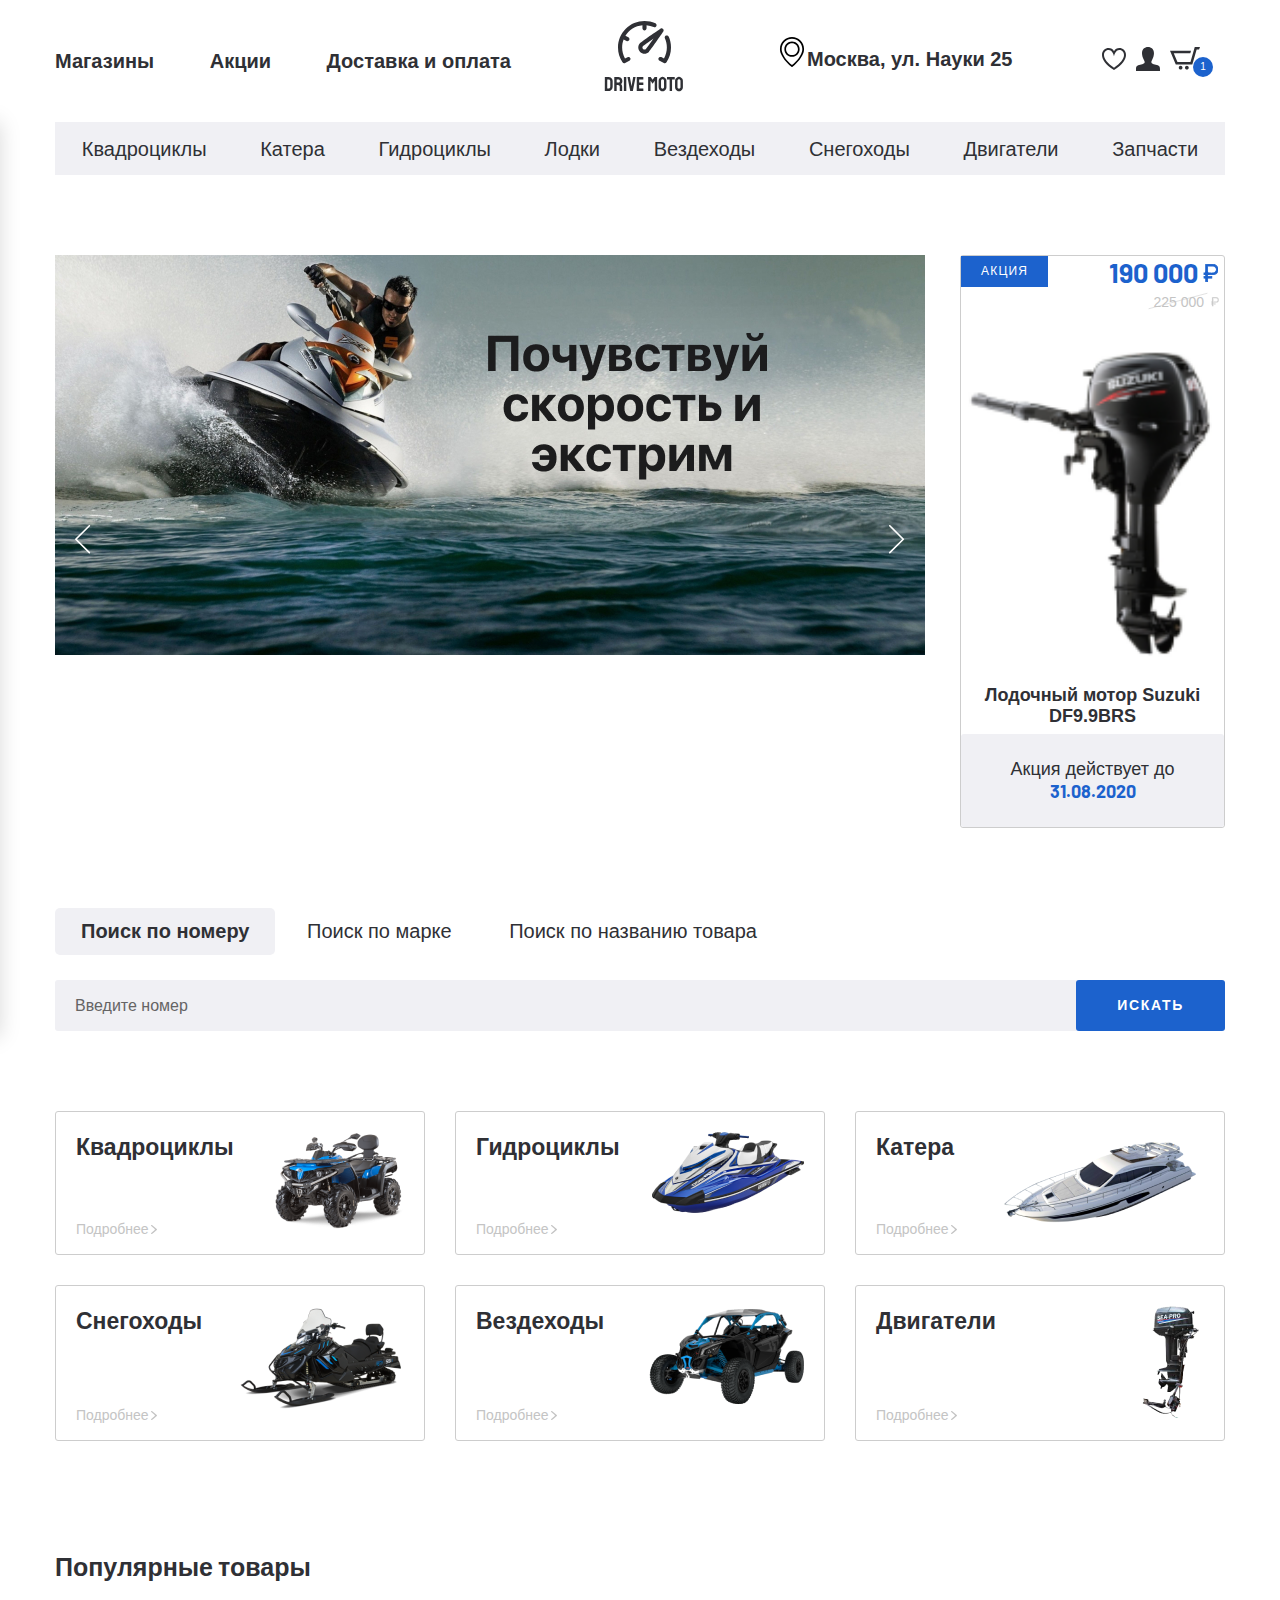
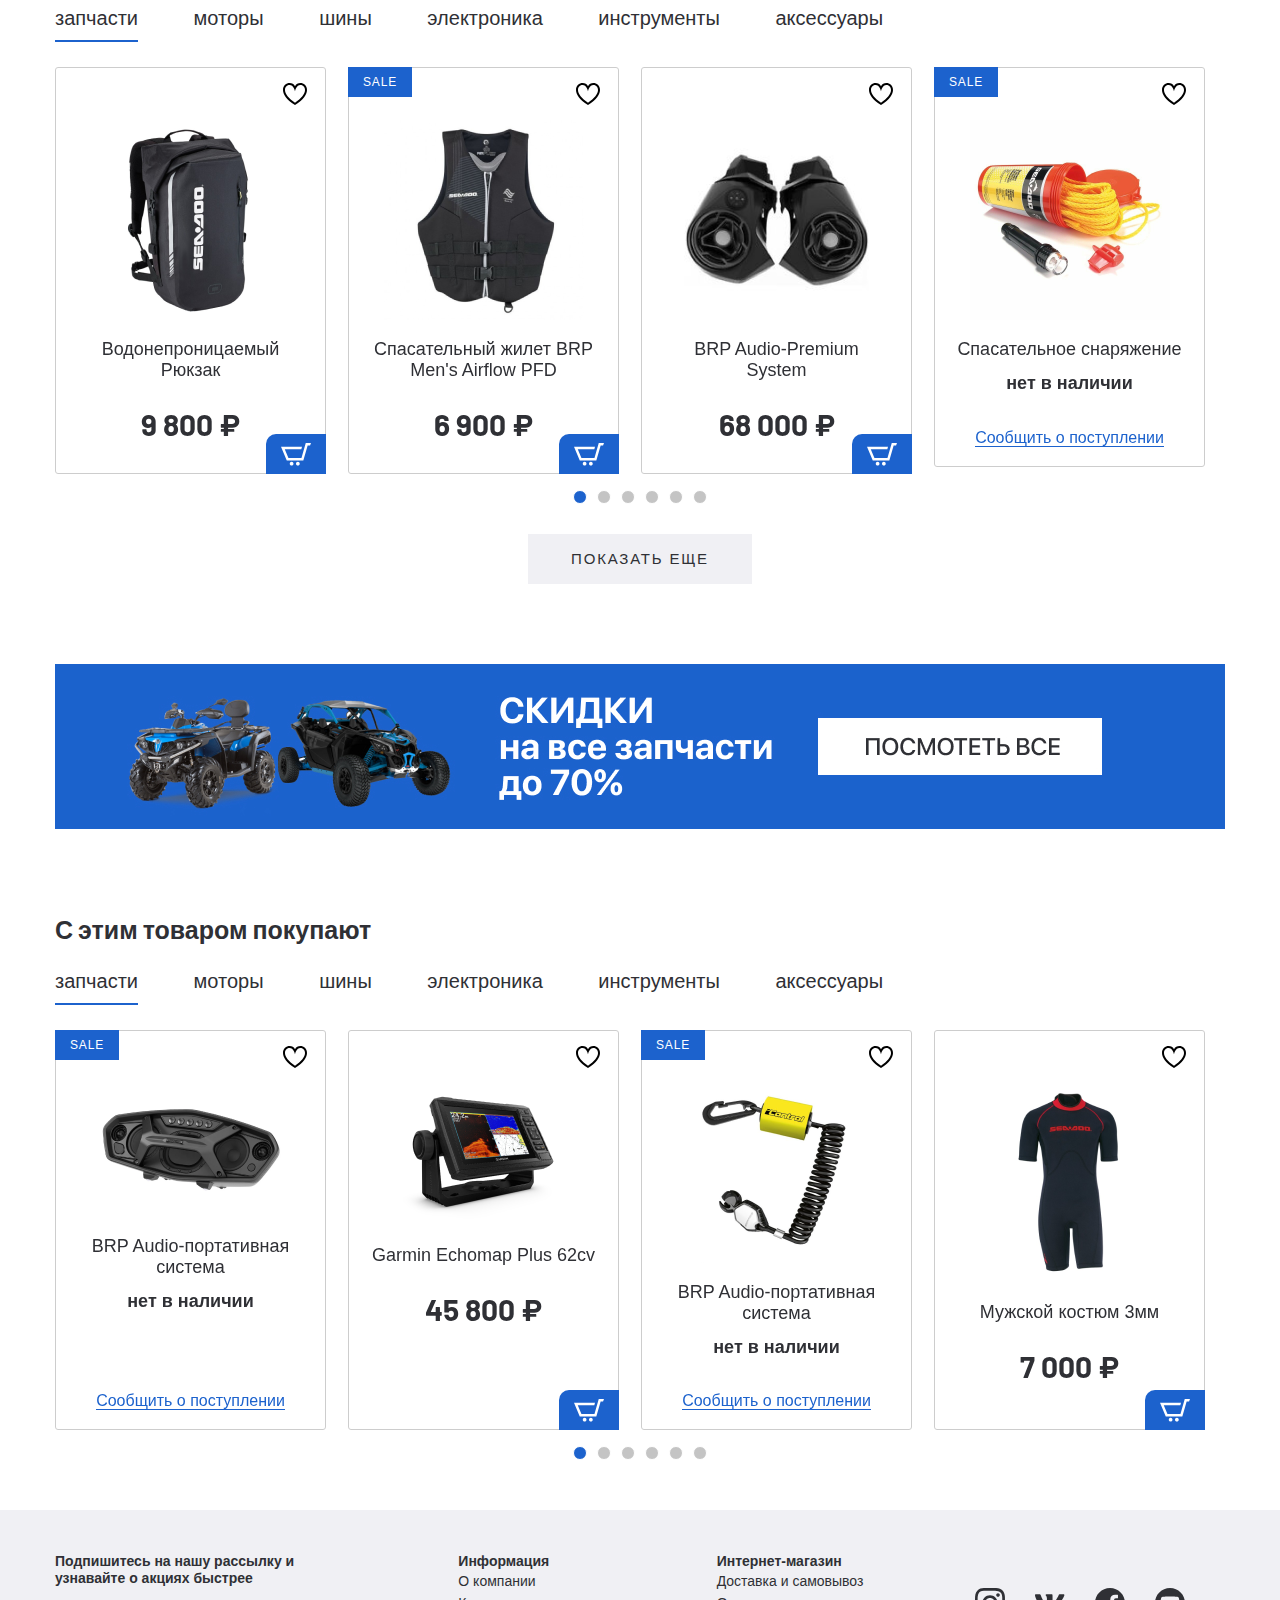
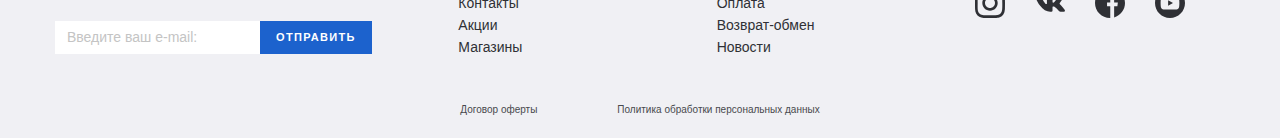
<file: index.html>
<!DOCTYPE html>
<html lang="ru">

<head>
  <meta charset="UTF-8">
  <meta name="viewport" content="width=device-width, initial-scale=1.0">
  <meta http-equiv="X-UA-Compatible" content="ie=edge">
  <title>Document</title>
  <link href="https://fonts.googleapis.com/css2?family=Barlow:wght@300;400;500;600;700&display=swap" rel="stylesheet">
  <link rel="stylesheet" href="css/normalize.css">
  <link rel="stylesheet" href="css/slick.css">
  <link rel="stylesheet" href="css/fonts.css">
  <link rel="stylesheet" href="css/ion.rangeSlider.min.css">
  <link rel="stylesheet" href="css/jquery.formstyler.css">
  <link rel="stylesheet" href="css/jquery.formstyler.theme.css">
  <link rel="stylesheet" href="css/jquery.rateyo.min.css">
  <link rel="stylesheet" href="css/style.css">
  <link rel="stylesheet" href="css/media.css">

</head>

<body>

  <header class="header">
    <div class="header__top">
      <div class="container">
        <div class="header__top-inner">
          <nav class="menu">
            <button class="menu__btn">
              <div class="menu__btn-line"></div>
              <div class="menu__btn-line"></div>
              <div class="menu__btn-line"></div>
            </button>
            <ul class="menu__list">
              <li class="menu__item">
                <a href="#" class="menu__link">
                  Магазины
                </a>
              </li>
              <li class="menu__item">
                <a href="#" class="menu__link">
                  Акции
                </a>
              </li>
              <li class="menu__item">
                <a href="#" class="menu__link">
                  Доставка и оплата
                </a>
              </li>
            </ul>
          </nav>
          <a class="logo" href="#">
            <img class="logo__img" src="images/logo.svg">
          </a>
          <div class="header__box">
            <p class="header__address">
              Москва, ул. Науки 25
            </p>
            <ul class="user-list">
              <li class="user-list__item">
                <a class="user-list__link" href="#">
                  <img src="images/heart.svg" alt="">
                </a>
              </li>
              <li class="user-list__item">
                <a class="user-list__link" href="#">
                  <img src="images/user.svg" alt="">
                </a>
              </li>
              <li class="user-list__item">
                <a class="user-list__link basket" href="#">
                  <img src="images/basket.svg" alt="">
                  <p class="basket__num">1</p>
                </a>
              </li>
            </ul>
          </div>
        </div>
      </div>
    </div>

    <ul class="menu-mobile__list">
      <li class="menu-mobile__item">
        <a class="menu-mobile__link" href="#">
          <img class="menu-mobile__img" src="images/user.svg" alt="">
          <p>Войти</p>
        </a>
      </li>
      <li class="menu-mobile__item">
        <a class="menu-mobile__link" href="#">
          <img class="menu-mobile__img" src="images/user.svg" alt="">
          <p>Регистрация</p>
        </a>
      </li>
      <li class="menu-mobile__item">
        <a class="menu-mobile__link" href="#">
          <img class="menu-mobile__img" src="images/heart.svg" alt="">
          <p>Избранное</p>
        </a>
      </li>
      <li class="menu-mobile__item">
        <a class="menu-mobile__link" href="#">
          <img class="menu-mobile__img" src="images/basket.svg" alt="">
          <p>Корзина</p>
        </a>
      </li>
      <li class="menu-mobile__item">
        <a class="menu-mobile__link" href="#">
          <img class="menu-mobile__img" src="images/shop.svg" alt="">
          <p>Магазины</p>
        </a>
      </li>
      <li class="menu-mobile__item">
        <a class="menu-mobile__link" href="#">
          <img class="menu-mobile__img" src="images/prosent.svg" alt="">
          <p>Акции</p>
        </a>
      </li>
      <li class="menu-mobile__item">
        <a class="menu-mobile__link" href="#">
          <img class="menu-mobile__img" src="images/box.svg" alt="">
          <p>Доставка и оплата</p>
        </a>
      </li>
      <li class="menu-mobile__item">
        <a class="menu-mobile__link" href="#">
          <p>Квадроциклы</p>
        </a>
      </li>
      <li class="menu-mobile__item">
        <a class="menu-mobile__link" href="#">
          <p>Катера</p>
        </a>
      </li>
      <li class="menu-mobile__item">
        <a class="menu-mobile__link" href="catalog.html">
          <p>Гидроциклы</p>
        </a>
      </li>
      <li class="menu-mobile__item">
        <a class="menu-mobile__link" href="#">
          <p>Лодки</p>
        </a>
      </li>
      <li class="menu-mobile__item">
        <a class="menu-mobile__link" href="#">
          <p>Вездеходы</p>
        </a>
      </li>
      <li class="menu-mobile__item">
        <a class="menu-mobile__link" href="#">
          <p>Снегоходы</p>
        </a>
      </li>
      <li class="menu-mobile__item">
        <a class="menu-mobile__link" href="#">
          <p>Двигатели</p>
        </a>
      </li>
      <li class="menu-mobile__item">
        <a class="menu-mobile__link" href="#">
          <p>Запчасти</p>
        </a>
      </li>
    </ul>

    <div class="menu__mobile-linewrapper">
      <ul class="menu__mobile-line">
        <li class="menu__item">
          <a class="menu__link" href="#">
            <p>Магазины</p>
          </a>
        </li>
        <li class="menu__item">
          <a class="menu__link" href="#">
            <p>Акции</p>
          </a>
        </li>
        <li class="menu__item">
          <a class="menu__link" href="#">
            <p>Доставка и оплата</p>
          </a>
        </li>
      </ul>
    </div>

    <div class="header__bottom">
      <div class="container">
        <ul class="menu-categories">
          <li class="menu-categories__item">
            <a href="#" class="menu-categories__link">
              Квадроциклы
            </a>
          </li>
          <li class="menu-categories__item">
            <a href="#" class="menu-categories__link">
              Катера
            </a>
          </li>
          <li class="menu-categories__item">
            <a href="catalog.html" class="menu-categories__link">
              Гидроциклы
            </a>
          </li>
          <li class="menu-categories__item">
            <a href="#" class="menu-categories__link">
              Лодки
            </a>
          </li>
          <li class="menu-categories__item">
            <a href="#" class="menu-categories__link">
              Вездеходы
            </a>
          </li>
          <li class="menu-categories__item">
            <a href="#" class="menu-categories__link">
              Снегоходы
            </a>
          </li>
          <li class="menu-categories__item">
            <a href="#" class="menu-categories__link">
              Двигатели
            </a>
          </li>
          <li class="menu-categories__item">
            <a href="#" class="menu-categories__link">
              Запчасти
            </a>
          </li>
        </ul>
      </div>
    </div>

  </header>



  <section class="banner-section page-section">
    <div class="container">
      <div class="banner-section__inner">
        <div class="banner-section__slider">
          <a class="banner-section__slider-item" href="#">
            <img class="banner-section__slider-img" src="images/banner-slider.jpg" alt="">
          </a>
          <a class="banner-section__slider-item" href="#">
            <img class="banner-section__slider-img" src="images/banner-slider.jpg" alt="">
          </a>
          <a class="banner-section__slider-item" href="#">
            <img class="banner-section__slider-img" src="images/banner-slider.jpg" alt="">
          </a>
          <a class="banner-section__slider-item" href="#">
            <img class="banner-section__slider-img" src="images/banner-slider.jpg" alt="">
          </a>
          <a class="banner-section__slider-item" href="#">
            <img class="banner-section__slider-img" src="images/banner-slider.jpg" alt="">
          </a>
          <a class="banner-section__slider-item" href="#">
            <img class="banner-section__slider-img" src="images/banner-slider.jpg" alt="">
          </a>
        </div>
        <a class="banner-section__item sale-item">
          <div class="sale-item-top">
            <div class="sale-item__info">
              акция
            </div>
            <div class="sale-item__price">
              <div class="price sale-item__price-new">190 000</div>
              <div class="sale sale-item__price-old">225 000</div>
            </div>
          </div>
          <img src="images/content/sale-1.png" alt="" class="sale-item__img">
          <h5 class=sale-item__title>Лодочный мотор
            Suzuki DF9.9BRS</h5>
          <div class="sale-item__footer">
            Акция действует до
            <span>31.08.2020</span>
          </div>
        </a>
      </div>
    </div>
  </section>



  <div class="search page-section">
    <div class="container">
      <div class="search__inner">
        <div class="search__tabs tabs-wrapper">
          <div class="mobile-overflow">
            <a class="tab search__tabs-item tab--active" href="#tab-1">Поиск по номеру</a>
            <a class="tab search__tabs-item" href="#tab-2">Поиск по марке</a>
            <a class="tab search__tabs-item" href="#tab-3">Поиск по названию товара</a>
          </div>
        </div>
        <div class="search__content">
          <div id="tab-1" class="tabs-content search__content-item tabs-content--active">
            <form class="search__content-form">
              <input class="search__content-input" type="text" placeholder="Введите номер">
              <button class="search__content-btn" type="submit">искать</button>
            </form>
          </div>
          <div id="tab-2" class="tabs-content search__content-item">
            <form class="search__content-form">
              <input class="search__content-input" type="text" placeholder="Введите марку">
              <button class="search__content-btn" type="submit">искать</button>
            </form>
          </div>
          <div id="tab-3" class="tabs-content search__content-item">
            <form class="search__content-form">
              <input class="search__content-input" type="text" placeholder="Введите название товара">
              <button class="search__content-btn" type="submit">искать</button>
            </form>
          </div>
        </div>
      </div>
    </div>
  </div>



  <section class="categories page-section">
    <div class="container">
      <div class="categories__inner">
        <a class="categories__item" href="#">
          <div class="categories__item-info">
            <h4 class="categories__item-title">Квадроциклы</h4>
            <p class="categories__item-text">Подробнее</p>
          </div>
          <div class="categories__item-img">
            <img src="images/categories-1.png" alt="">
          </div>
        </a>
        <a class="categories__item" href="#">
          <div class="categories__item-info">
            <h4 class="categories__item-title">Гидроциклы</h4>
            <p class="categories__item-text">Подробнее</p>
          </div>
          <div class="categories__item-img">
            <img src="images/categories-2.png" alt="">
          </div>
        </a>
        <a class="categories__item" href="#">
          <div class="categories__item-info">
            <h4 class="categories__item-title">Катера</h4>
            <p class="categories__item-text">Подробнее</p>
          </div>
          <div class="categories__item-img">
            <img src="images/categories-3.png" alt="">
          </div>
        </a>
        <a class="categories__item" href="#">
          <div class="categories__item-info">
            <h4 class="categories__item-title">Снегоходы</h4>
            <p class="categories__item-text">Подробнее</p>
          </div>
          <div class="categories__item-img">
            <img src="images/categories-4.png" alt="">
          </div>
        </a>
        <a class="categories__item" href="#">
          <div class="categories__item-info">
            <h4 class="categories__item-title">Вездеходы</h4>
            <p class="categories__item-text">Подробнее</p>
          </div>
          <div class="categories__item-img">
            <img src="images/categories-5.png" alt="">
          </div>
        </a>
        <a class="categories__item" href="#">
          <div class="categories__item-info">
            <h4 class="categories__item-title">Двигатели</h4>
            <p class="categories__item-text">Подробнее</p>
          </div>
          <div class="categories__item-img">
            <img src="images/categories-6.png" alt="">
          </div>
        </a>
      </div>
    </div>
  </section>



  <section class="products page-section">
    <div class="container">
      <div class="products__inner">
        <h3 class="product__title">Популярные товары</h3>
        <div class="tabs-wrapper">
          <div class="tabs products__tabs mobile-overflow">
            <a class="tab products__tab tab--active" href="#product-tab-1">запчасти</a>
            <a class="tab products__tab" href="#product-tab-2">моторы</a>
            <a class="tab products__tab" href="#product-tab-3">шины </a>
            <a class="tab products__tab" href="#product-tab-4">электроника</a>
            <a class="tab products__tab" href="#product-tab-5">инструменты</a>
            <a class="tab products__tab" href="#product-tab-6">аксессуары </a>
          </div>
        </div>

        <div class="tabs-container products__container">
          <div id="product-tab-1" class="tabs-content products__content tabs-content--active">
            <div class="product-slider">

              <div class="product-slider__item">
                <div class="product-item__wrapper">
                  <button class="product-item__favorite"></button>
                  <button class="product-item__basket">
                    <img src="images/basket-white.svg" alt="">
                  </button>
                  <a class="product-item__notify-link" href="#"><span>Сообщить о поступлении</span></a>
                  <a class="product-item" href="#">
                    <p class="product-item__hover-text">посмотреть товар</p>
                    <img class="product-item__img" src="images/content/product-1.png" alt="">
                    <h4 class="product-item__title">Водонепроницаемый
                      Рюкзак</h4>
                    <p class="product-item__price price">9 800 ₽</p>
                    <p class="product-item__notify-text">нет в наличии</p>
                  </a>
                </div>
              </div>

              <div class="product-slider__item">
                <div class="product-item__wrapper">
                  <button class="product-item__favorite"></button>
                  <button class="product-item__basket">
                    <img src="images/basket-white.svg" alt="">
                  </button>
                  <a class="product-item__notify-link" href="#"><span>Сообщить о поступлении</span></a>
                  <a class="product-item product-item--sale" href="#">
                    <p class="product-item__hover-text">посмотреть товар</p>
                    <img class="product-item__img" src="images/content/product-2.png" alt="">
                    <h4 class="product-item__title">Спасательный жилет BRP Men's Airflow PFD
                    </h4>
                    <p class="product-item__price price">6 900 ₽</p>
                    <p class="product-item__notify-text">нет в наличии</p>
                  </a>
                </div>
              </div>

              <div class="product-slider__item">
                <div class="product-item__wrapper">
                  <button class="product-item__favorite"></button>
                  <button class="product-item__basket">
                    <img src="images/basket-white.svg" alt="">
                  </button>
                  <a class="product-item__notify-link" href="#"><span>Сообщить о поступлении</span></a>
                  <a class="product-item" href="#">
                    <p class="product-item__hover-text">посмотреть товар</p>
                    <img class="product-item__img" src="images/content/product-3.png" alt="">
                    <h4 class="product-item__title">
                      BRP Audio-Premium System</h4>
                    <p class="product-item__price price">68 000 ₽</p>
                    <p class="product-item__notify-text">нет в наличии</p>
                  </a>
                </div>
              </div>

              <div class="product-slider__item">
                <div class="product-item__wrapper product-item__not-available">
                  <button class="product-item__favorite"></button>
                  <button class="product-item__basket">
                    <img src="images/basket-white.svg" alt="">
                  </button>
                  <a class="product-item__notify-link" href="#"><span>Сообщить о поступлении</span></a>
                  <a class="product-item product-item--sale" href="#">
                    <p class="product-item__hover-text">посмотреть товар</p>
                    <img class="product-item__img" src="images/content/product-4.png" alt="">
                    <h4 class="product-item__title">Спасательное
                      снаряжение</h4>
                    <p class="product-item__price price">1 800 ₽</p>
                    <p class="product-item__notify-text">нет в наличии</p>
                  </a>
                </div>
              </div>

              <div class="product-slider__item">
                <div class="product-item__wrapper product-item__not-available">
                  <button class="product-item__favorite"></button>
                  <button class="product-item__basket">
                    <img src="images/basket-white.svg" alt="">
                  </button>
                  <a class="product-item__notify-link" href="#"><span>Сообщить о поступлении</span></a>
                  <a class="product-item product-item--sale" href="#">
                    <p class="product-item__hover-text">посмотреть товар</p>
                    <img class="product-item__img" src="images/content/product-1.png" alt="">
                    <h4 class="product-item__title">Водонепроницаемый
                      Рюкзак</h4>
                    <p class="product-item__price price">9 800 ₽</p>
                    <p class="product-item__notify-text">нет в наличии</p>
                  </a>
                </div>
              </div>

              <div class="product-slider__item">
                <div class="product-item__wrapper product-item__not-available">
                  <button class="product-item__favorite"></button>
                  <button class="product-item__basket">
                    <img src="images/basket-white.svg" alt="">
                  </button>
                  <a class="product-item__notify-link" href="#"><span>Сообщить о поступлении</span></a>
                  <a class="product-item product-item--sale" href="#">
                    <p class="product-item__hover-text">посмотреть товар</p>
                    <img class="product-item__img" src="images/content/product-1.png" alt="">
                    <h4 class="product-item__title">Водонепроницаемый
                      Рюкзак</h4>
                    <p class="product-item__price price">9 800 ₽</p>
                    <p class="product-item__notify-text">нет в наличии</p>
                  </a>
                </div>
              </div>

            </div>

          </div>

          <div id="product-tab-2" class="tabs-content products__content">slider-2</div>
          <div id="product-tab-3" class="tabs-content products__content">slider-3</div>
          <div id="product-tab-4" class="tabs-content products__content">slider-4</div>
          <div id="product-tab-5" class="tabs-content products__content">slider-5</div>
          <div id="product-tab-6" class="tabs-content products__content">slider-6</div>
        </div>
        <div class="product__more">
          <a class="product__more-link" href="#">Показать еще</a>
        </div>
      </div>
    </div>
  </section>



  <div class="banner">
    <div class="container">
      <a class="banner-link" href="#">
        <img src="images/banner.jpg" alt="">
      </a>
    </div>
  </div>



  <section class="products page-section">
    <div class="container">
      <div class="products__inner">
        <h3 class="product__title">С этим товаром покупают</h3>
        <div class="tabs-wrapper">
          <div class="tabs products__tabs mobile-overflow">
            <a class="tab products__tab tab--active" href="#popular-tab-1">запчасти</a>
            <a class="tab products__tab" href="#popular-tab-2">моторы</a>
            <a class="tab products__tab" href="#popular-tab-3">шины </a>
            <a class="tab products__tab" href="#popular-tab-4">электроника</a>
            <a class="tab products__tab" href="#popular-tab-5">инструменты</a>
            <a class="tab products__tab" href="#popular-tab-6">аксессуары </a>
          </div>
        </div>
        <div class="tabs-container products__container">
          <div id="popular-tab-1" class="tabs-content products__content tabs-content--active">
            <div class="product-slider">

              <div class="product-slider__item">
                <div class="product-item__wrapper product-item__not-available">
                  <button class="product-item__favorite"></button>
                  <button class="product-item__basket">
                    <img src="images/basket-white.svg" alt="">
                  </button>
                  <a class="product-item__notify-link" href="#"><span>Сообщить о поступлении</span></a>
                  <a class="product-item product-item--sale" href="#">
                    <p class="product-item__hover-text">посмотреть товар</p>
                    <img class="product-item__img" src="images/content/product-5.png" alt="">
                    <h4 class="product-item__title">BRP Audio-портативная система</h4>
                    <p class="product-item__price price">8 800 ₽</p>
                    <p class="product-item__notify-text">нет в наличии</p>
                  </a>
                </div>
              </div>

              <div class="product-slider__item">
                <div class="product-item__wrapper">
                  <button class="product-item__favorite"></button>
                  <button class="product-item__basket">
                    <img src="images/basket-white.svg" alt="">
                  </button>
                  <a class="product-item__notify-link" href="#"><span>Сообщить о поступлении</span></a>
                  <a class="product-item" href="#">
                    <p class="product-item__hover-text">посмотреть товар</p>
                    <img class="product-item__img" src="images/content/product-6.png" alt="">
                    <h4 class="product-item__title">Garmin Echomap Plus 62cv
                    </h4>
                    <p class="product-item__price price">45 800 ₽</p>
                    <p class="product-item__notify-text">нет в наличии</p>
                  </a>
                </div>
              </div>

              <div class="product-slider__item">
                <div class="product-item__wrapper product-item__not-available">
                  <button class="product-item__favorite"></button>
                  <button class="product-item__basket">
                    <img src="images/basket-white.svg" alt="">
                  </button>
                  <a class="product-item__notify-link" href="#"><span>Сообщить о поступлении</span></a>
                  <a class="product-item product-item--sale" href="#">
                    <p class="product-item__hover-text">посмотреть товар</p>
                    <img class="product-item__img" src="images/content/product-7.png" alt="">
                    <h4 class="product-item__title">BRP Audio-портативная система</h4>
                    <p class="product-item__price price">8 800 ₽</p>
                    <p class="product-item__notify-text">нет в наличии</p>
                  </a>
                </div>
              </div>

              <div class="product-slider__item">
                <div class="product-item__wrapper">
                  <button class="product-item__favorite"></button>
                  <button class="product-item__basket">
                    <img src="images/basket-white.svg" alt="">
                  </button>
                  <a class="product-item__notify-link" href="#"><span>Сообщить о поступлении</span></a>
                  <a class="product-item" href="#">
                    <p class="product-item__hover-text">посмотреть товар</p>
                    <img class="product-item__img" src="images/content/product-8.png" alt="">
                    <h4 class="product-item__title">Мужской костюм
                      3мм</h4>
                    <p class="product-item__price price">7 000 ₽</p>
                    <p class="product-item__notify-text">нет в наличии</p>
                  </a>
                </div>
              </div>

              <div class="product-slider__item">
                <div class="product-item__wrapper product-item__not-available">
                  <button class="product-item__favorite"></button>
                  <button class="product-item__basket">
                    <img src="images/basket-white.svg" alt="">
                  </button>
                  <a class="product-item__notify-link" href="#"><span>Сообщить о поступлении</span></a>
                  <a class="product-item product-item--sale" href="#">
                    <p class="product-item__hover-text">посмотреть товар</p>
                    <img class="product-item__img" src="images/content/product-1.png" alt="">
                    <h4 class="product-item__title">Водонепроницаемый
                      Рюкзак</h4>
                    <p class="product-item__price price">9 800 ₽</p>
                    <p class="product-item__notify-text">нет в наличии</p>
                  </a>
                </div>
              </div>

              <div class="product-slider__item">
                <div class="product-item__wrapper product-item__not-available">
                  <button class="product-item__favorite"></button>
                  <button class="product-item__basket">
                    <img src="images/basket-white.svg" alt="">
                  </button>
                  <a class="product-item__notify-link" href="#"><span>Сообщить о поступлении</span></a>
                  <a class="product-item product-item--sale" href="#">
                    <p class="product-item__hover-text">посмотреть товар</p>
                    <img class="product-item__img" src="images/content/product-1.png" alt="">
                    <h4 class="product-item__title">Водонепроницаемый
                      Рюкзак</h4>
                    <p class="product-item__price price">9 800 ₽</p>
                    <p class="product-item__notify-text">нет в наличии</p>
                  </a>
                </div>
              </div>

            </div>
          </div>

          <div id="popular-tab-2" class="tabs-content products__content">slider-2</div>
          <div id="popular-tab-3" class="tabs-content products__content">slider-3</div>
          <div id="popular-tab-4" class="tabs-content products__content">slider-4</div>
          <div id="popular-tab-5" class="tabs-content products__content">slider-5</div>
          <div id="popular-tab-6" class="tabs-content products__content">slider-6</div>
        </div>
      </div>
    </div>
  </section>


  <footer class="footer">
    <div class="container">
      <div class="footer__top">
        <div class="footer__top-inner">
          <div class="footer__top-item footer__top-newsletter">
            <h6 class="footer__top-title">Подпишитесь на нашу рассылку
              и узнавайте о акциях быстрее</h6>
            <form class="footer-form" action="">
              <input class="footer-form__input" type="text" placeholder="Введите ваш e-mail:">
              <button class="footer-form__btn" type="submit">Отправить</button>
            </form>
          </div>
          <div class="footer__top-item footer__top-itemdrop">
            <h6 class="footer__top-title footer__topdrop">Информация</h6>
            <ul class="footer-list">
              <li class="footer-list__item"><a href="#">О компании</a></li>
              <li class="footer-list__item"><a href="#">Контакты</a></li>
              <li class="footer-list__item"><a href="#">Акции</a></li>
              <li class="footer-list__item"><a href="#">Магазины</a></li>
            </ul>
          </div>
          <div class="footer__top-item">
            <h6 class="footer__top-title footer__topdrop">Интернет-магазин</h6>
            <ul class="footer-list">
              <li class="footer-list__item"><a href="#">Доставка и самовывоз</a></li>
              <li class="footer-list__item"><a href="#">Оплата</a></li>
              <li class="footer-list__item"><a href="#">Возврат-обмен</a></li>
              <li class="footer-list__item"><a href="#">Новости</a></li>
            </ul>
          </div>
          <div class="footer__top-item footer__top-social">
            <ul class="social-list">
              <li class="social-list__item"><a href="#">
                  <img src="images/instagram.svg" alt="">
                </a></li>
              <li class="social-list__item"><a href="#">
                  <img src="images/vk.svg" alt="">
                </a></li>
              <li class="social-list__item"><a href="#">
                  <img src="images/fb.svg" alt="">
                </a></li>
              <li class="social-list__item"><a href="#">
                  <img src="images/youtube.svg" alt="">
                </a></li>
            </ul>
          </div>
        </div>
      </div>
      <div class="footer__bottom">
        <a class="footer__bottom-link" href="">Договор оферты</a>
        <a class="footer__bottom-link" href="">Политика обработки персональных данных</a>
      </div>
    </div>
  </footer>

  <script src="https://ajax.googleapis.com/ajax/libs/jquery/3.4.1/jquery.min.js"></script>
  <script src="js/slick.min.js"></script>
  <script src="js/ion.rangeSlider.min.js"></script>
  <script src="js/jquery.formstyler.min.js"></script>
  <script src="js/jquery.rateyo.min.js"></script>
  <script src="js/main.js"></script>
</body>

</html>

<!-- <div class="tabs-wrapper">
  <div class="tabs">
    <a href="#" class="tab tab--active"></a>
  </div>
  <div class="tabs-container">
    <div class="tabs-content"></div>
  </div>
</div> -->
</file>
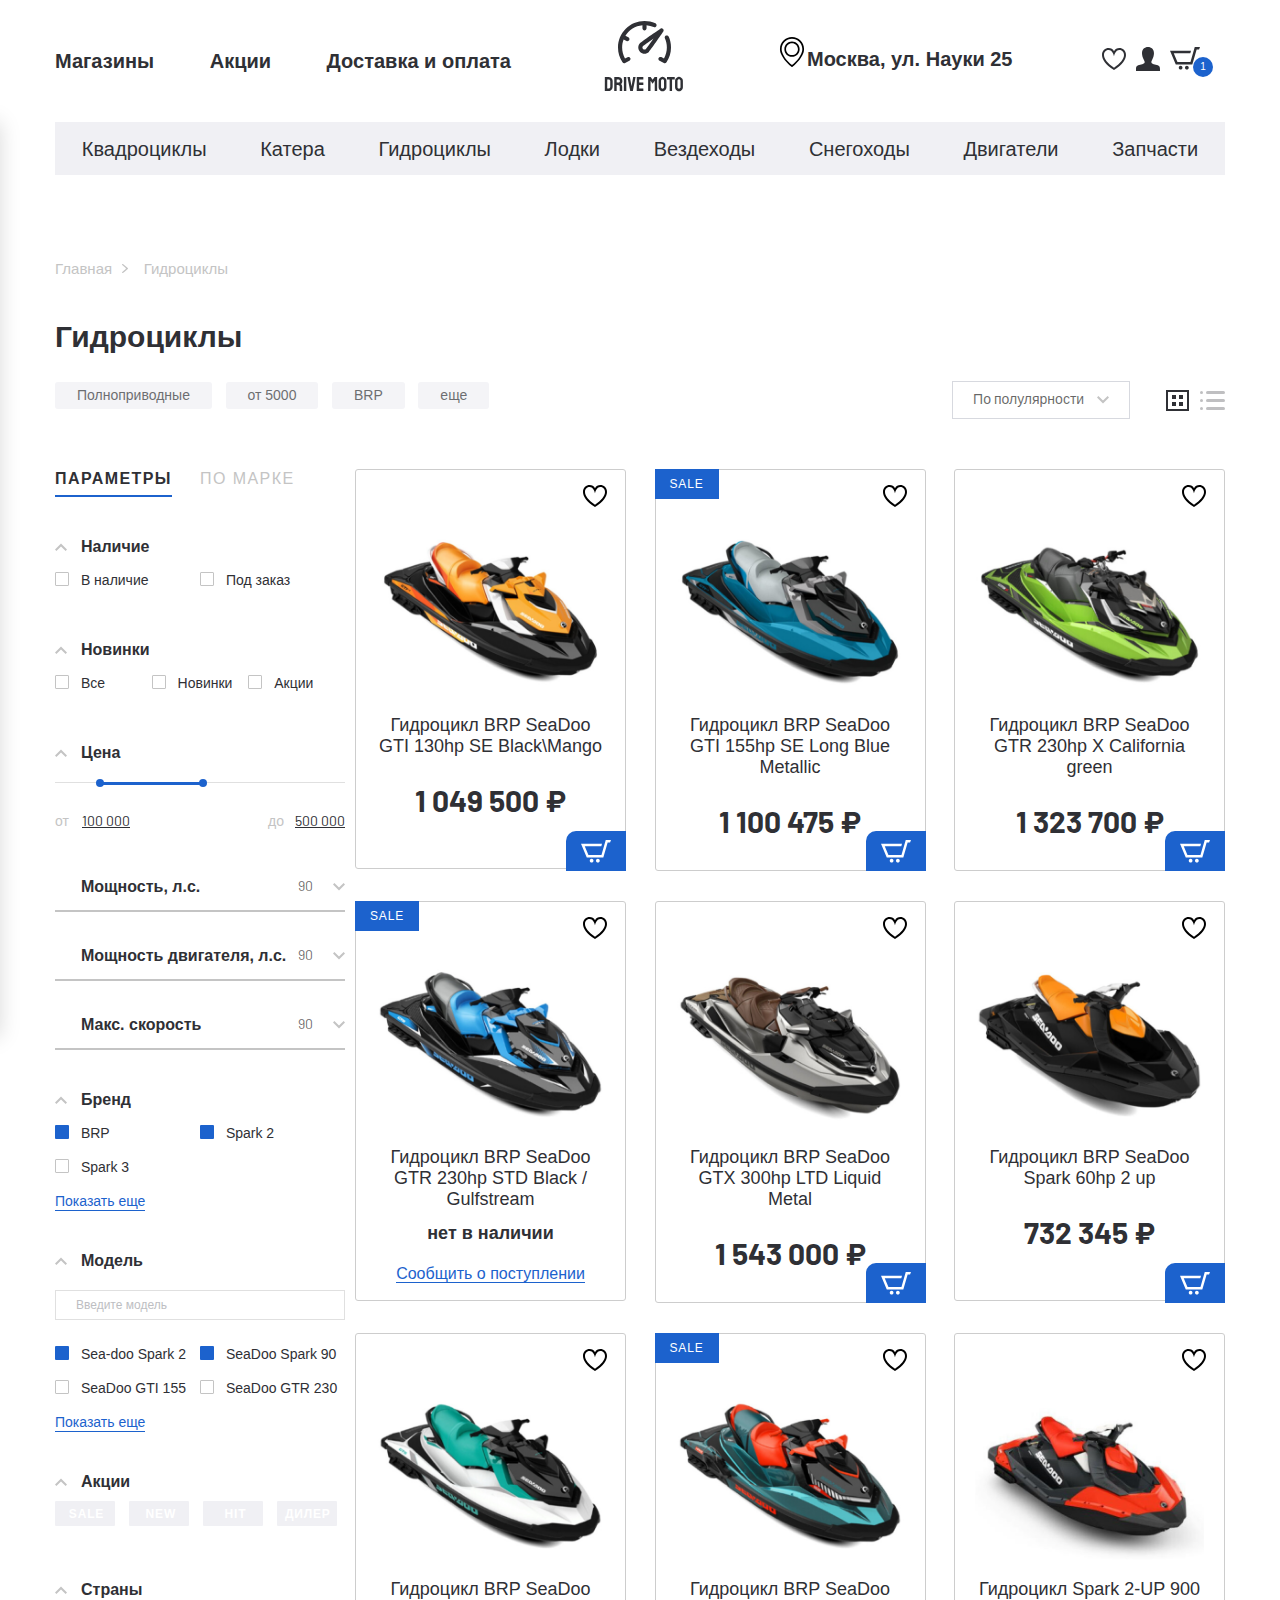
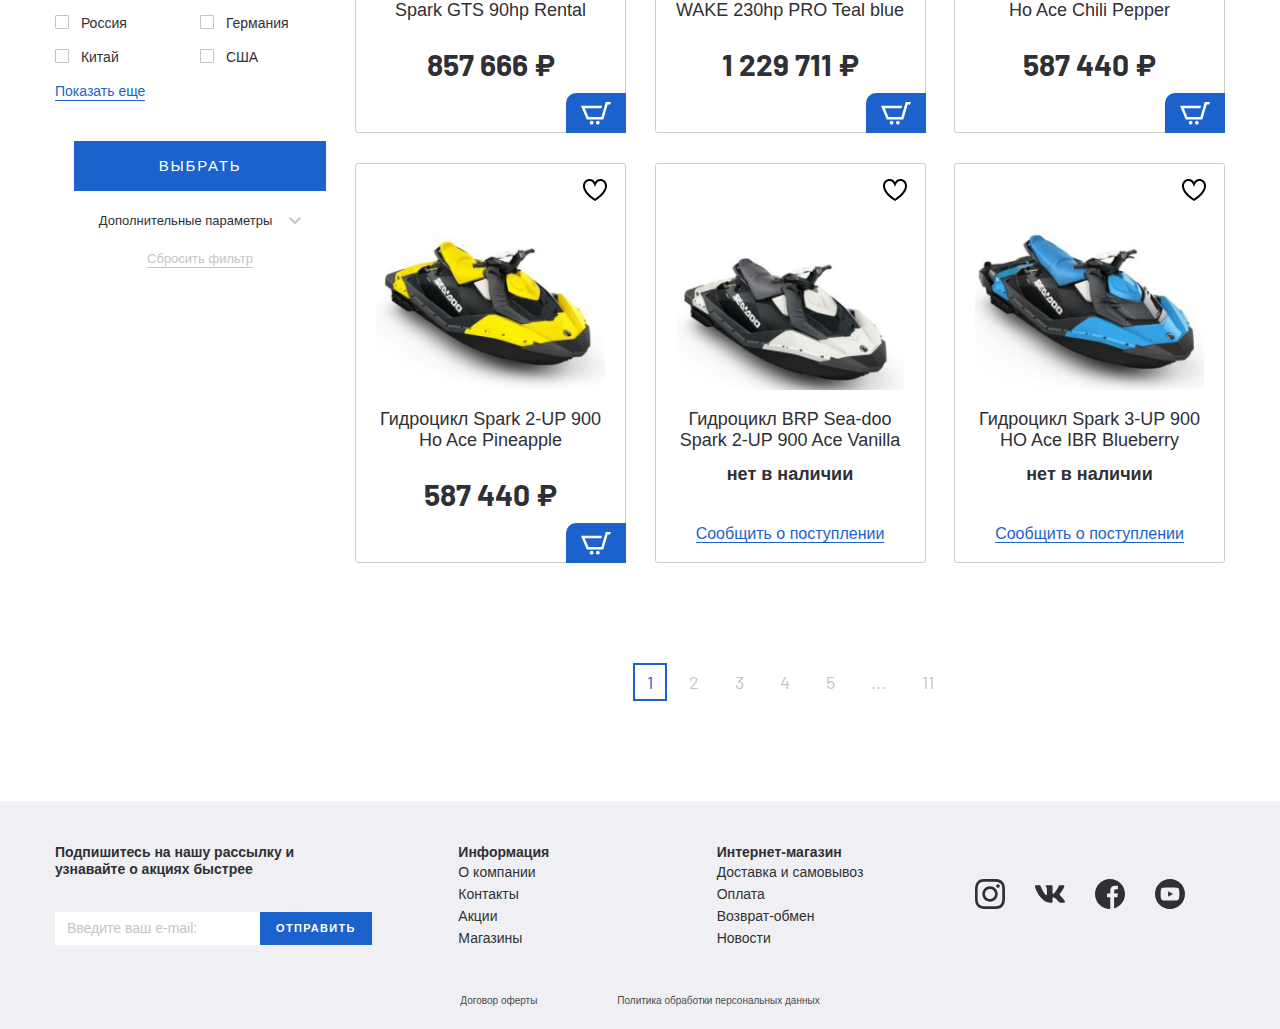
<file: catalog.html>
<!DOCTYPE html>
<html lang="ru">

<head>
  <meta charset="UTF-8">
  <meta name="viewport" content="width=device-width, initial-scale=1.0">
  <meta http-equiv="X-UA-Compatible" content="ie=edge">
  <title>Document</title>
  <link href="https://fonts.googleapis.com/css2?family=Barlow:wght@300;400;500;600;700&display=swap" rel="stylesheet">
  <link rel="stylesheet" href="css/normalize.css">
  <link rel="stylesheet" href="css/slick.css">
  <link rel="stylesheet" href="css/fonts.css">
  <link rel="stylesheet" href="css/ion.rangeSlider.min.css">
  <link rel="stylesheet" href="css/jquery.formstyler.css">
  <link rel="stylesheet" href="css/jquery.formstyler.theme.css">
  <link rel="stylesheet" href="css/jquery.rateyo.min.css">
  <link rel="stylesheet" href="css/style.css">
  <link rel="stylesheet" href="css/media.css">

</head>

<body>

  <header class="header">
    <div class="header__top">
      <div class="container">
        <div class="header__top-inner">
          <nav class="menu">
            <button class="menu__btn">
              <div class="menu__btn-line"></div>
              <div class="menu__btn-line"></div>
              <div class="menu__btn-line"></div>
            </button>
            <ul class="menu__list">
              <li class="menu__item">
                <a href="#" class="menu__link">
                  Магазины
                </a>
              </li>
              <li class="menu__item">
                <a href="#" class="menu__link">
                  Акции
                </a>
              </li>
              <li class="menu__item">
                <a href="#" class="menu__link">
                  Доставка и оплата
                </a>
              </li>
            </ul>
          </nav>
          <a class="logo" href="#">
            <img class="logo__img" src="images/logo.svg">
          </a>
          <div class="header__box">
            <p class="header__address">
              Москва, ул. Науки 25
            </p>
            <ul class="user-list">
              <li class="user-list__item">
                <a class="user-list__link" href="#">
                  <img src="images/heart.svg" alt="">
                </a>
              </li>
              <li class="user-list__item">
                <a class="user-list__link" href="#">
                  <img src="images/user.svg" alt="">
                </a>
              </li>
              <li class="user-list__item">
                <a class="user-list__link basket" href="#">
                  <img src="images/basket.svg" alt="">
                  <p class="basket__num">1</p>
                </a>
              </li>
            </ul>
          </div>
        </div>
      </div>
    </div>

    <ul class="menu-mobile__list">
      <li class="menu-mobile__item">
        <a class="menu-mobile__link" href="#">
          <img class="menu-mobile__img" src="images/user.svg" alt="">
          <p>Войти</p>
        </a>
      </li>
      <li class="menu-mobile__item">
        <a class="menu-mobile__link" href="#">
          <img class="menu-mobile__img" src="images/user.svg" alt="">
          <p>Регистрация</p>
        </a>
      </li>
      <li class="menu-mobile__item">
        <a class="menu-mobile__link" href="#">
          <img class="menu-mobile__img" src="images/heart.svg" alt="">
          <p>Избранное</p>
        </a>
      </li>
      <li class="menu-mobile__item">
        <a class="menu-mobile__link" href="#">
          <img class="menu-mobile__img" src="images/basket.svg" alt="">
          <p>Корзина</p>
        </a>
      </li>
      <li class="menu-mobile__item">
        <a class="menu-mobile__link" href="#">
          <img class="menu-mobile__img" src="images/shop.svg" alt="">
          <p>Магазины</p>
        </a>
      </li>
      <li class="menu-mobile__item">
        <a class="menu-mobile__link" href="#">
          <img class="menu-mobile__img" src="images/prosent.svg" alt="">
          <p>Акции</p>
        </a>
      </li>
      <li class="menu-mobile__item">
        <a class="menu-mobile__link" href="#">
          <img class="menu-mobile__img" src="images/box.svg" alt="">
          <p>Доставка и оплата</p>
        </a>
      </li>
      <li class="menu-mobile__item">
        <a class="menu-mobile__link" href="#">
          <p>Квадроциклы</p>
        </a>
      </li>
      <li class="menu-mobile__item">
        <a class="menu-mobile__link" href="#">
          <p>Катера</p>
        </a>
      </li>
      <li class="menu-mobile__item">
        <a class="menu-mobile__link" href="#">
          <p>Гидроциклы</p>
        </a>
      </li>
      <li class="menu-mobile__item">
        <a class="menu-mobile__link" href="#">
          <p>Лодки</p>
        </a>
      </li>
      <li class="menu-mobile__item">
        <a class="menu-mobile__link" href="#">
          <p>Вездеходы</p>
        </a>
      </li>
      <li class="menu-mobile__item">
        <a class="menu-mobile__link" href="#">
          <p>Снегоходы</p>
        </a>
      </li>
      <li class="menu-mobile__item">
        <a class="menu-mobile__link" href="#">
          <p>Двигатели</p>
        </a>
      </li>
      <li class="menu-mobile__item">
        <a class="menu-mobile__link" href="#">
          <p>Запчасти</p>
        </a>
      </li>
    </ul>

    <div class="menu__mobile-linewrapper">
      <ul class="menu__mobile-line">
        <li class="menu__item">
          <a class="menu__link" href="#">
            <p>Магазины</p>
          </a>
        </li>
        <li class="menu__item">
          <a class="menu__link" href="#">
            <p>Акции</p>
          </a>
        </li>
        <li class="menu__item">
          <a class="menu__link" href="#">
            <p>Доставка и оплата</p>
          </a>
        </li>
      </ul>
    </div>

    <div class="header__bottom">
      <div class="container">
        <ul class="menu-categories">
          <li class="menu-categories__item">
            <a href="catalog.html" class="menu-categories__link">
              Квадроциклы
            </a>
          </li>
          <li class="menu-categories__item">
            <a href="#" class="menu-categories__link">
              Катера
            </a>
          </li>
          <li class="menu-categories__item">
            <a href="#" class="menu-categories__link">
              Гидроциклы
            </a>
          </li>
          <li class="menu-categories__item">
            <a href="#" class="menu-categories__link">
              Лодки
            </a>
          </li>
          <li class="menu-categories__item">
            <a href="#" class="menu-categories__link">
              Вездеходы
            </a>
          </li>
          <li class="menu-categories__item">
            <a href="#" class="menu-categories__link">
              Снегоходы
            </a>
          </li>
          <li class="menu-categories__item">
            <a href="#" class="menu-categories__link">
              Двигатели
            </a>
          </li>
          <li class="menu-categories__item">
            <a href="#" class="menu-categories__link">
              Запчасти
            </a>
          </li>
        </ul>
      </div>
    </div>

  </header>

  <div class="breadcrumbs">
    <div class="container">
      <div class="breadcrumbs__inner">
        <ul class="breadcrumbs__list  mobile-overflow">
          <li class="breadcrumbs__list-item"><a href="index.html">
              Главная
            </a></li>
          <li class="breadcrumbs__list-item"><span>
              Гидроциклы
            </span></li>
        </ul>
      </div>
    </div>
  </div>

  <section class="catalog">
    <div class="container">
      <h2 class="catalog__title">
        Гидроциклы
      </h2>
      <div class="catalog__filter">
        <div class="catalog__filter-itemsinner">
          <div class="catalog__filter-items mobile-overflow">
            <button>Полноприводные</button>
            <button>от 5000</button>
            <button>BRP</button>
            <button>еще</button>
          </div>
        </div>
        <div class="catalog__filter-btn">
          <select class="filter-style select-item" name="" id="">
            <option value="">По полулярности</option>
            <option value="">По цене</option>
            <option value="">По номеру</option>
          </select>
          <button class="catalog__filter-btngrid catalog__filter-button catalog__filter-button--active">
            <svg width="23" height="21" viewBox="0 0 23 21" fill="none" xmlns="http://www.w3.org/2000/svg">
              <rect x="1" y="1" width="21" height="19" stroke="#2F3035" stroke-width="2" />
              <rect x="7" y="6" width="2" height="2" fill="#2F3035" stroke="#2F3035" stroke-width="2" />
              <rect x="7" y="13" width="2" height="2" fill="#2F3035" stroke="#2F3035" stroke-width="2" />
              <rect x="14" y="6" width="2" height="2" fill="#2F3035" stroke="#2F3035" stroke-width="2" />
              <rect x="14" y="13" width="2" height="2" fill="#2F3035" stroke="#2F3035" stroke-width="2" />
            </svg>

          </button>
          <button class="catalog__filter-btnline catalog__filter-button">
            <svg width="25" height="19" viewBox="0 0 25 19" fill="none" xmlns="http://www.w3.org/2000/svg">
              <g opacity="1">
                <rect x="6" width="19" height="3" rx="1.5" fill="#2F3035" />
                <rect x="6" y="8" width="19" height="3" rx="1.5" fill="#2F3035" />
                <rect x="6" y="16" width="19" height="3" rx="1.5" fill="#2F3035" />
                <rect width="3" height="3" rx="1.5" fill="#2F3035" />
                <rect y="8" width="3" height="3" rx="1.5" fill="#2F3035" />
                <rect y="16" width="3" height="3" rx="1.5" fill="#2F3035" />
              </g>
            </svg>
          </button>
        </div>
      </div>
      <div class="catalog__inner">
        <div class="aside__btn">
          Фильтр
        </div>
        <aside class="catalog__inner-aside aside-filter">
          <div class="tabs-wrapper tabs-wrapper--no-scroll">
            <div class="tabs aside-filter__tabs">
              <a class="tab  aside-filter__tab tab--active" href="#filter-1"><span>Параметры</span></a>
              <a class="tab aside-filter__tab" href="##filter-2"><span>по марке</span></a>
            </div>
          </div>
          <div class="tabs-container">
            <div id="filter-1" class="tabs-content aside-filter__tabs-content tabs-content--active">

              <form class="aside-filter__form">
                <ul class="aside-filter__list">
                  <li class="aside-filter__item-drop">
                    <p class="aside-filter__item-title filter__item-drop filter__item-drop--active">Наличие</p>
                    <div class="aside-filter__content aside-filter__content-radio">
                      <div class="aside-filter__content-box">
                        <label class="aside-filter__content-label">
                          <input class="filter-style" type="checkbox">
                          В наличие</label>
                      </div>
                      <div class="aside-filter__content-box">
                        <label class="aside-filter__content-label">
                          <input class="filter-style" type="checkbox">
                          Под заказ</label>
                      </div>
                    </div>
                  </li>
                  <li class="aside-filter__item-drop">
                    <p class="aside-filter__item-title filter__item-drop filter__item-drop--active">Новинки</p>
                    <div class="aside-filter__content">
                      <div class="aside-filter__content-box">
                        <label class="aside-filter__content-label">
                          <input class="filter-style" name="radio" type="radio">
                          Все</label>
                      </div>
                      <div class="aside-filter__content-box">
                        <label class="aside-filter__content-label">
                          <input class="filter-style" name="radio" type="radio">
                          Новинки</label>
                      </div>
                      <div class="aside-filter__content-box">
                        <label class="aside-filter__content-label">
                          <input class="filter-style" name="radio" type="radio">
                          Акции</label>
                      </div>
                    </div>
                  </li>

                  <li class="aside-filter__item-drop">
                    <p class="aside-filter__item-title filter__item-drop filter__item-drop--active">Цена</p>
                    <div class="aside-filter__content">
                      <input type="text" class="js-range-slider" name="my_range" value="" />
                    </div>
                  </li>

                  <li class="aside-filter__item-list">
                    <div class="filter__item-list">
                      <p class="filter__item-listtitle">Мощность, л.с.</p>
                      <select class="filter-style filter__item-listselect">
                        <option value="90">90</option>
                        <option value="130">130</option>
                        <option value="154">154</option>
                        <option value="230">230</option>
                        <option value="300">300</option>
                      </select>
                    </div>
                    <div class="filter__item-list">
                      <p class="filter__item-listtitle">Мощность двигателя, л.с.</p>
                      <select class="filter-style filter__item-listselect">
                        <option value="90">90</option>
                        <option value="130">130</option>
                        <option value="154">154</option>
                        <option value="230">230</option>
                        <option value="300">300</option>
                      </select>
                    </div>
                    <div class="filter__item-list">
                      <p class="filter__item-listtitle">Макс. скорость</p>
                      <select class="filter-style filter__item-listselect">
                        <option value="90">90</option>
                        <option value="130">130</option>
                        <option value="154">154</option>
                        <option value="230">230</option>
                        <option value="300">300</option>
                      </select>
                    </div>
                  </li>

                  <li class="aside-filter__item-drop">
                    <p class="aside-filter__item-title filter__item-drop filter__item-drop--active">Бренд</p>
                    <div class="aside-filter__content aside-filter__content-radio">
                      <div class="aside-filter__content-box">
                        <label class="aside-filter__content-label">
                          <input class="filter-style" type="checkbox" checked>
                          BRP</label>
                      </div>
                      <div class="aside-filter__content-box">
                        <label class="aside-filter__content-label">
                          <input class="filter-style" type="checkbox" checked>
                          Spark 2</label>
                      </div>
                      <div class="aside-filter__content-box">
                        <label class="aside-filter__content-label">
                          <input class="filter-style" type="checkbox">
                          Spark 3</label>
                      </div>
                      <div class="filter-more">
                        <button class="filter-more__btn" href="#">Показать еще</button>
                      </div>
                    </div>
                  </li>

                  <li class="aside-filter__item-drop">
                    <p class="aside-filter__item-title filter__item-drop filter__item-drop--active">Модель</p>
                    <div class="aside-filter__content aside-filter__content-radio">
                      <input class="filter-search" type="text" placeholder="Введите модель ">
                      <div class="aside-filter__content-box">
                        <label class="aside-filter__content-label">
                          <input class="filter-style" type="checkbox" checked>
                          Sea-doo Spark 2</label>
                      </div>
                      <div class="aside-filter__content-box">
                        <label class="aside-filter__content-label">
                          <input class="filter-style" type="checkbox" checked>
                          SeaDoo Spark 90 </label>
                      </div>
                      <div class="aside-filter__content-box">
                        <label class="aside-filter__content-label">
                          <input class="filter-style" type="checkbox">
                          SeaDoo GTI 155 </label>
                      </div>
                      <div class="aside-filter__content-box">
                        <label class="aside-filter__content-label">
                          <input class="filter-style" type="checkbox">
                          SeaDoo GTR 230 </label>
                      </div>
                      <div class="filter-more">
                        <button class="filter-more__btn" href="#">Показать еще</button>
                      </div>
                    </div>
                  </li>

                  <li class="aside-filter__item-drop btn-checked">
                    <p class="aside-filter__item-title filter__item-drop filter__item-drop--active">Акции</p>
                    <div class="aside-filter__content aside-filter__content-radio">
                      <div class="aside-filter__content-box">
                        <label class="aside-filter__content-label">
                          <input class="filter-style" type="checkbox">
                          <span class="btn-checked__text">SALE</span></label>
                      </div>
                      <div class="aside-filter__content-box">
                        <label class="aside-filter__content-label">
                          <input class="filter-style" type="checkbox">
                          <span class="btn-checked__text">NEW</span></label>
                      </div>
                      <div class="aside-filter__content-box">
                        <label class="aside-filter__content-label">
                          <input class="filter-style" type="checkbox">
                          <span class="btn-checked__text">HIT</span></label>
                      </div>
                      <div class="aside-filter__content-box">
                        <label class="aside-filter__content-label">
                          <input class="filter-style" type="checkbox">
                          <span class="btn-checked__text">ДИЛЕР</span></label>
                      </div>
                    </div>
                  </li>

                  <li class="aside-filter__item-drop">
                    <p class="aside-filter__item-title filter__item-drop filter__item-drop--active">Страны</p>
                    <div class="aside-filter__content aside-filter__content-radio">
                      <div class="aside-filter__content-box">
                        <label class="aside-filter__content-label">
                          <input class="filter-style" type="checkbox">
                          Россия</label>
                      </div>
                      <div class="aside-filter__content-box">
                        <label class="aside-filter__content-label">
                          <input class="filter-style" type="checkbox">
                          Германия</label>
                      </div>
                      <div class="aside-filter__content-box">
                        <label class="aside-filter__content-label">
                          <input class="filter-style" type="checkbox">
                          Китай</label>
                      </div>
                      <div class="aside-filter__content-box">
                        <label class="aside-filter__content-label">
                          <input class="filter-style" type="checkbox">
                          CША</label>
                      </div>
                      <div class="filter-more">
                        <button class="filter-more__btn" href="#">Показать еще</button>
                      </div>
                    </div>
                  </li>

                  <li class="aside-filter__item-drop aside-filter__item-drop__item-btn">
                    <button class="filter-btn__send filter-btn__send--active" type="submit">ВЫБРАТЬ</button>
                    <p class="filter__extra" type="submit">Дополнительные параметры</p>
                    <div class="filter__extra-content">more</div>
                    <button class="filter-btn__rest" type="submit">Сбросить фильтр</button>
                  </li>
                </ul>

              </form>

            </div>
            <div id="filter-2" class="tabs-content aside-filter__tabs-content">content-2</div>
          </div>
        </aside>
        <div class="catalog__inner-list">

          <div class="product-item__wrapper">
            <button class="product-item__favorite"></button>
            <button class="product-item__basket">
              <img src="images/basket-white.svg" alt="">
            </button>
            <a class="product-item__notify-link" href="#"><span>Сообщить о поступлении</span></a>
            <a class="product-item" href="#">
              <p class="product-item__hover-text">посмотреть товар</p>
              <img class="product-item__img" src="images/content/gidrotsikl-1.png" alt="">
              <h4 class="product-item__title">Гидроцикл BRP SeaDoo GTI 130hp SE Black\Mango</h4>
              <p class="product-item__price price">1 049 500 ₽</p>
              <p class="product-item__notify-text">нет в наличии</p>
            </a>
          </div>

          <div class="product-item__wrapper">
            <button class="product-item__favorite"></button>
            <button class="product-item__basket">
              <img src="images/basket-white.svg" alt="">
            </button>
            <a class="product-item__notify-link" href="#"><span>Сообщить о поступлении</span></a>
            <a class="product-item product-item--sale" href="product-page.html">
              <p class="product-item__hover-text">посмотреть товар</p>
              <img class="product-item__img" src="images/content/gidrotsikl-2.png" alt="">
              <h4 class="product-item__title">Гидроцикл BRP SeaDoo GTI 155hp SE Long Blue Metallic</h4>
              <p class="product-item__price price">1 100 475 ₽</p>
              <p class="product-item__notify-text">нет в наличии</p>
            </a>
          </div>

          <div class="product-item__wrapper">
            <button class="product-item__favorite"></button>
            <button class="product-item__basket">
              <img src="images/basket-white.svg" alt="">
            </button>
            <a class="product-item__notify-link" href="#"><span>Сообщить о поступлении</span></a>
            <a class="product-item" href="#">
              <p class="product-item__hover-text">посмотреть товар</p>
              <img class="product-item__img" src="images/content/gidrotsikl-3.png" alt="">
              <h4 class="product-item__title">Гидроцикл BRP SeaDoo GTR 230hp X California green </h4>
              <p class="product-item__price price">1 323 700 ₽</p>
              <p class="product-item__notify-text">нет в наличии</p>
            </a>
          </div>

          <div class="product-item__wrapper product-item__not-available">
            <button class="product-item__favorite"></button>
            <button class="product-item__basket">
              <img src="images/basket-white.svg" alt="">
            </button>
            <a class="product-item__notify-link" href="#"><span>Сообщить о поступлении</span></a>
            <a class="product-item product-item--sale" href="#">
              <p class="product-item__hover-text">посмотреть товар</p>
              <img class="product-item__img" src="images/content/gidrotsikl-4.png" alt="">
              <h4 class="product-item__title">Гидроцикл BRP SeaDoo GTR 230hp STD Black / Gulfstream</h4>
              <p class="product-item__price price">1 049 500 ₽</p>
              <p class="product-item__notify-text">нет в наличии</p>
            </a>
          </div>

          <div class="product-item__wrapper">
            <button class="product-item__favorite"></button>
            <button class="product-item__basket">
              <img src="images/basket-white.svg" alt="">
            </button>
            <a class="product-item__notify-link" href="#"><span>Сообщить о поступлении</span></a>
            <a class="product-item" href="#">
              <p class="product-item__hover-text">посмотреть товар</p>
              <img class="product-item__img" src="images/content/gidrotsikl-5.png" alt="">
              <h4 class="product-item__title">Гидроцикл BRP SeaDoo GTX 300hp LTD Liquid Metal</h4>
              <p class="product-item__price price">1 543 000 ₽</p>
              <p class="product-item__notify-text">нет в наличии</p>
            </a>
          </div>

          <div class="product-item__wrapper">
            <button class="product-item__favorite"></button>
            <button class="product-item__basket">
              <img src="images/basket-white.svg" alt="">
            </button>
            <a class="product-item__notify-link" href="#"><span>Сообщить о поступлении</span></a>
            <a class="product-item" href="#">
              <p class="product-item__hover-text">посмотреть товар</p>
              <img class="product-item__img" src="images/content/gidrotsikl-6.png" alt="">
              <h4 class="product-item__title">Гидроцикл BRP SeaDoo Spark 60hp 2 up</h4>
              <p class="product-item__price price">732 345 ₽</p>
              <p class="product-item__notify-text">нет в наличии</p>
            </a>
          </div>

          <div class="product-item__wrapper">
            <button class="product-item__favorite"></button>
            <button class="product-item__basket">
              <img src="images/basket-white.svg" alt="">
            </button>
            <a class="product-item__notify-link" href="#"><span>Сообщить о поступлении</span></a>
            <a class="product-item" href="#">
              <p class="product-item__hover-text">посмотреть товар</p>
              <img class="product-item__img" src="images/content/gidrotsikl-7.png" alt="">
              <h4 class="product-item__title">Гидроцикл BRP SeaDoo Spark GTS 90hp Rental</h4>
              <p class="product-item__price price">857 666 ₽</p>
              <p class="product-item__notify-text">нет в наличии</p>
            </a>
          </div>

          <div class="product-item__wrapper">
            <button class="product-item__favorite"></button>
            <button class="product-item__basket">
              <img src="images/basket-white.svg" alt="">
            </button>
            <a class="product-item__notify-link" href="#"><span>Сообщить о поступлении</span></a>
            <a class="product-item product-item--sale" href="#">
              <p class="product-item__hover-text">посмотреть товар</p>
              <img class="product-item__img" src="images/content/gidrotsikl-8.png" alt="">
              <h4 class="product-item__title">Гидроцикл BRP SeaDoo WAKE 230hp PRO Teal blue
              </h4>
              <p class="product-item__price price">1 229 711 ₽</p>
              <p class="product-item__notify-text">нет в наличии</p>
            </a>
          </div>

          <div class="product-item__wrapper">
            <button class="product-item__favorite"></button>
            <button class="product-item__basket">
              <img src="images/basket-white.svg" alt="">
            </button>
            <a class="product-item__notify-link" href="#"><span>Сообщить о поступлении</span></a>
            <a class="product-item" href="#">
              <p class="product-item__hover-text">посмотреть товар</p>
              <img class="product-item__img" src="images/content/gidrotsikl-9.png" alt="">
              <h4 class="product-item__title">Гидроцикл Spark 2-UP 900 Ho Ace Chili Pepper</h4>
              <p class="product-item__price price">587 440 ₽</p>
              <p class="product-item__notify-text">нет в наличии</p>
            </a>
          </div>

          <div class="product-item__wrapper">
            <button class="product-item__favorite"></button>
            <button class="product-item__basket">
              <img src="images/basket-white.svg" alt="">
            </button>
            <a class="product-item__notify-link" href="#"><span>Сообщить о поступлении</span></a>
            <a class="product-item" href="#">
              <p class="product-item__hover-text">посмотреть товар</p>
              <img class="product-item__img" src="images/content/gidrotsikl-10.png" alt="">
              <h4 class="product-item__title">Гидроцикл Spark 2-UP 900 Ho Ace Pineapple </h4>
              <p class="product-item__price price">587 440 ₽</p>
              <p class="product-item__notify-text">нет в наличии</p>
            </a>
          </div>

          <div class="product-item__wrapper product-item__not-available">
            <button class="product-item__favorite"></button>
            <button class="product-item__basket">
              <img src="images/basket-white.svg" alt="">
            </button>
            <a class="product-item__notify-link" href="#"><span>Сообщить о поступлении</span></a>
            <a class="product-item" href="#">
              <p class="product-item__hover-text">посмотреть товар</p>
              <img class="product-item__img" src="images/content/gidrotsikl-11.png" alt="">
              <h4 class="product-item__title">Гидроцикл BRP Sea-doo Spark 2-UP 900 Ace Vanilla </h4>
              <p class="product-item__price price">1 049 500 ₽</p>
              <p class="product-item__notify-text">нет в наличии</p>
            </a>
          </div>

          <div class="product-item__wrapper product-item__not-available">
            <button class="product-item__favorite"></button>
            <button class="product-item__basket">
              <img src="images/basket-white.svg" alt="">
            </button>
            <a class="product-item__notify-link" href="#"><span>Сообщить о поступлении</span></a>
            <a class="product-item" href="#">
              <p class="product-item__hover-text">посмотреть товар</p>
              <img class="product-item__img" src="images/content/gidrotsikl-12.png" alt="">
              <h4 class="product-item__title">Гидроцикл Spark 3-UP 900 HO Ace IBR Blueberry</h4>
              <p class="product-item__price price">1 049 500 ₽</p>
              <p class="product-item__notify-text">нет в наличии</p>
            </a>
          </div>

          <div class="pagination">
            <ul class="pagination-list">
              <li class="pagination-list__item active"><a href="#">1</a></li>
              <li class="pagination-list__item"><a href="#">2</a></li>
              <li class="pagination-list__item"><a href="#">3</a></li>
              <li class="pagination-list__item"><a href="#">4</a></li>
              <li class="pagination-list__item"><a href="#">5</a></li>
              <li class="pagination-list__item"><span>...</span></li>
              <li class="pagination-list__item"><a href="#">11</a></li>
            </ul>
          </div>

        </div>
      </div>
    </div>
  </section>


  <footer class="footer">
    <div class="container">
      <div class="footer__top">
        <div class="footer__top-inner">
          <div class="footer__top-item footer__top-newsletter">
            <h6 class="footer__top-title">Подпишитесь на нашу рассылку
              и узнавайте о акциях быстрее</h6>
            <form class="footer-form" action="">
              <input class="footer-form__input" type="text" placeholder="Введите ваш e-mail:">
              <button class="footer-form__btn" type="submit">Отправить</button>
            </form>
          </div>
          <div class="footer__top-item footer__top-itemdrop">
            <h6 class="footer__top-title footer__topdrop">Информация</h6>
            <ul class="footer-list">
              <li class="footer-list__item"><a href="#">О компании</a></li>
              <li class="footer-list__item"><a href="#">Контакты</a></li>
              <li class="footer-list__item"><a href="#">Акции</a></li>
              <li class="footer-list__item"><a href="#">Магазины</a></li>
            </ul>
          </div>
          <div class="footer__top-item">
            <h6 class="footer__top-title footer__topdrop">Интернет-магазин</h6>
            <ul class="footer-list">
              <li class="footer-list__item"><a href="#">Доставка и самовывоз</a></li>
              <li class="footer-list__item"><a href="#">Оплата</a></li>
              <li class="footer-list__item"><a href="#">Возврат-обмен</a></li>
              <li class="footer-list__item"><a href="#">Новости</a></li>
            </ul>
          </div>
          <div class="footer__top-item footer__top-social">
            <ul class="social-list">
              <li class="social-list__item"><a href="#">
                  <img src="images/instagram.svg" alt="">
                </a></li>
              <li class="social-list__item"><a href="#">
                  <img src="images/vk.svg" alt="">
                </a></li>
              <li class="social-list__item"><a href="#">
                  <img src="images/fb.svg" alt="">
                </a></li>
              <li class="social-list__item"><a href="#">
                  <img src="images/youtube.svg" alt="">
                </a></li>
            </ul>
          </div>
        </div>
      </div>
      <div class="footer__bottom">
        <a class="footer__bottom-link" href="">Договор оферты</a>
        <a class="footer__bottom-link" href="">Политика обработки персональных данных</a>
      </div>
    </div>
  </footer>




  <script src="https://ajax.googleapis.com/ajax/libs/jquery/3.4.1/jquery.min.js"></script>
  <script src="js/slick.min.js"></script>
  <script src="js/ion.rangeSlider.min.js"></script>
  <script src="js/jquery.formstyler.min.js"></script>
  <script src="js/jquery.rateyo.min.js"></script>
  <script src="js/main.js"></script>
</body>

</html>

<!-- <div class="tabs-wrapper">
  <div class="tabs">
    <a href="#" class="tab tab--active"></a>
  </div>
  <div class="tabs-container">
    <div class="tabs-content"></div>
  </div>
</div> -->
</file>
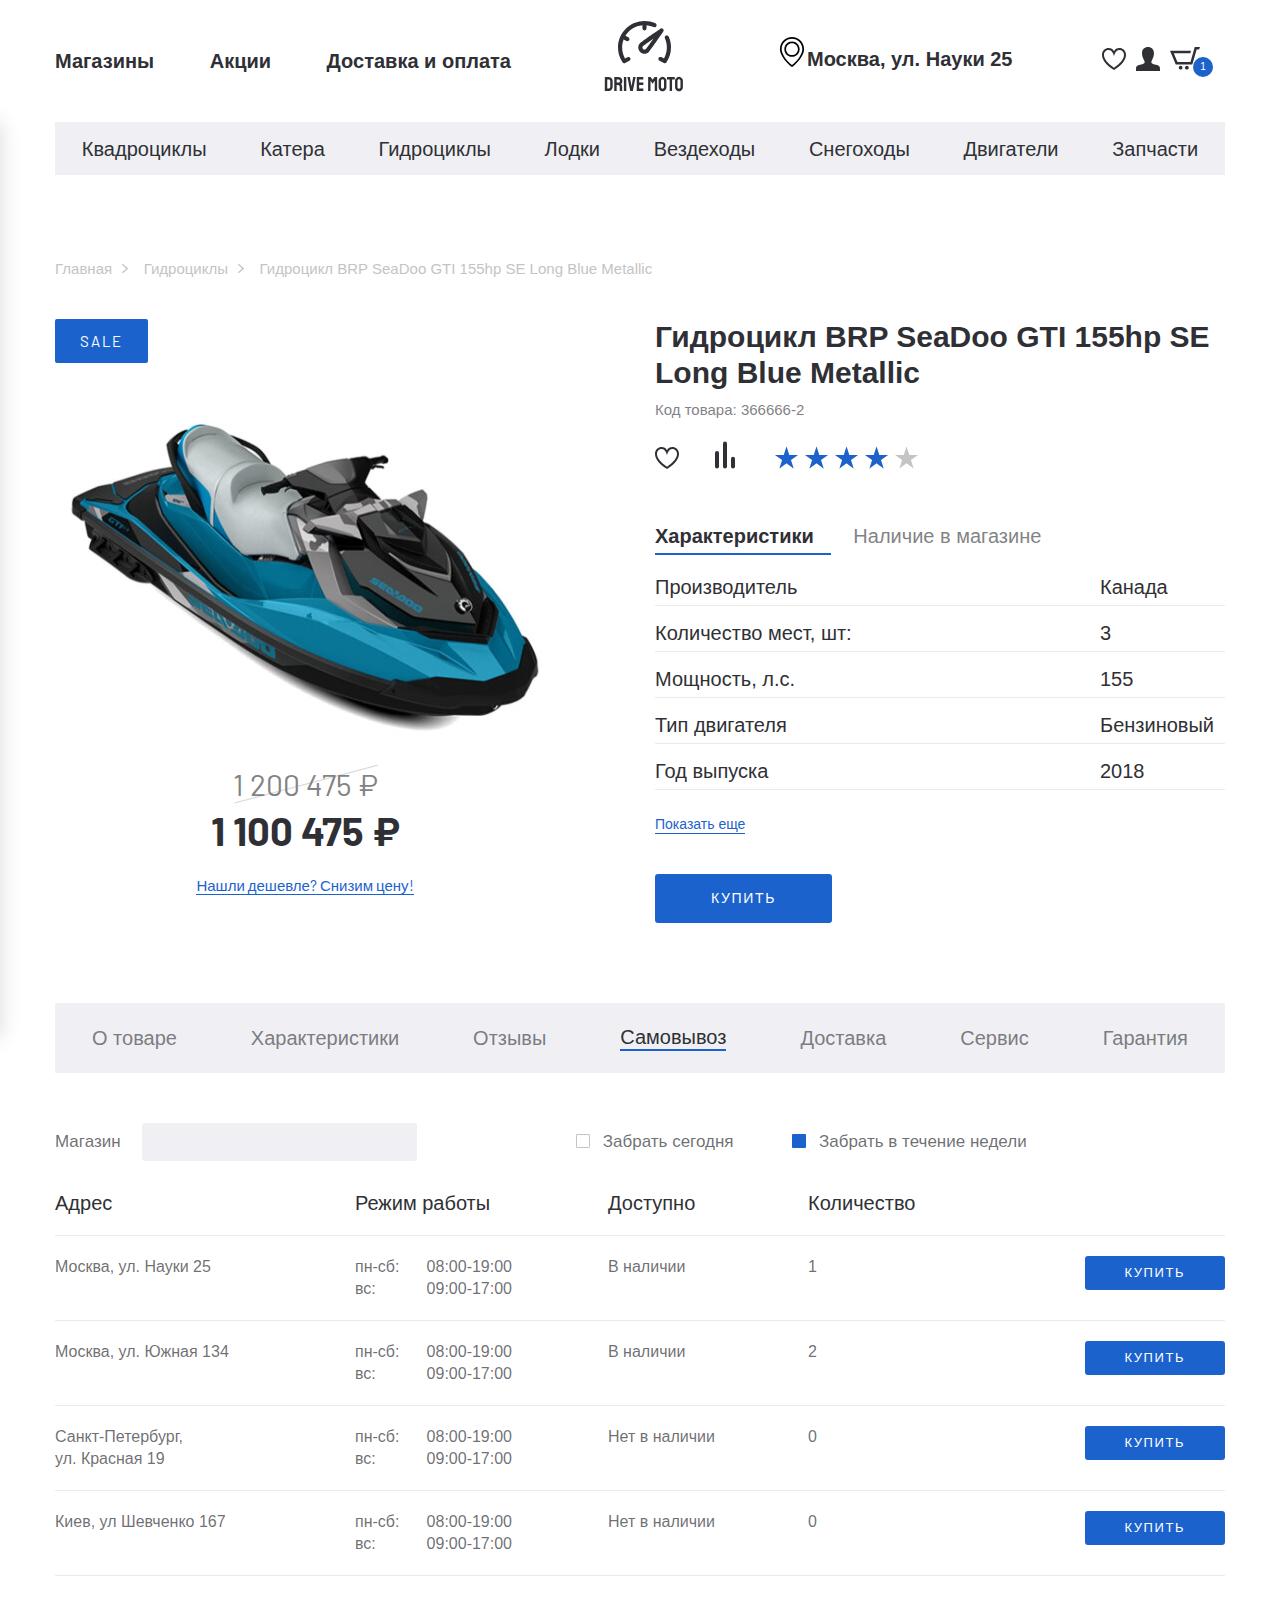
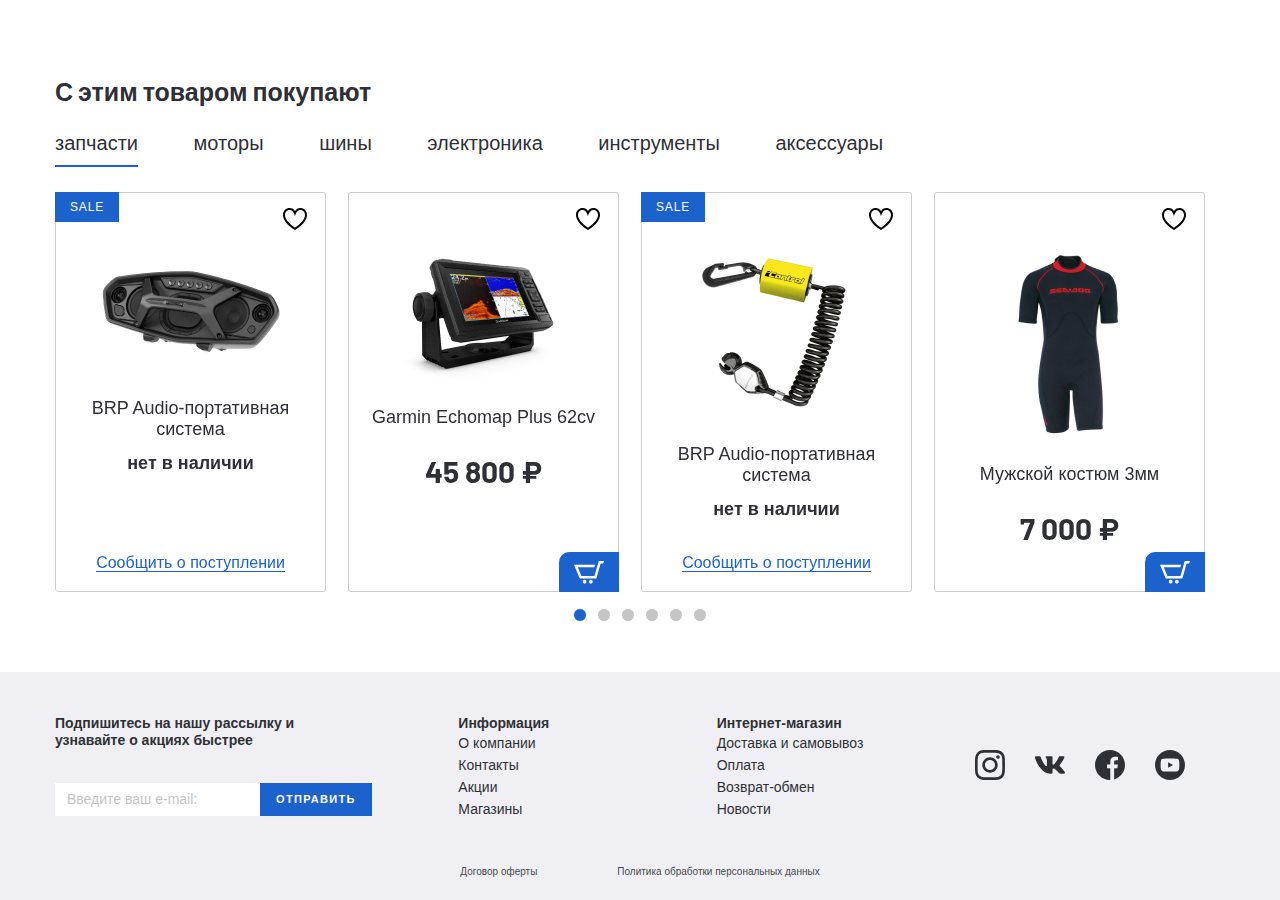
<file: product-page.html>
<!DOCTYPE html>
<html lang="ru">

<head>
  <meta charset="UTF-8">
  <meta name="viewport" content="width=device-width, initial-scale=1.0">
  <meta http-equiv="X-UA-Compatible" content="ie=edge">
  <title>Document</title>
  <link href="https://fonts.googleapis.com/css2?family=Barlow:wght@300;400;500;600;700&display=swap" rel="stylesheet">
  <link rel="stylesheet" href="css/normalize.css">
  <link rel="stylesheet" href="css/slick.css">
  <link rel="stylesheet" href="css/fonts.css">
  <link rel="stylesheet" href="css/ion.rangeSlider.min.css">
  <link rel="stylesheet" href="css/jquery.formstyler.css">
  <link rel="stylesheet" href="css/jquery.formstyler.theme.css">
  <link rel="stylesheet" href="css/jquery.rateyo.min.css">
  <link rel="stylesheet" href="css/style.css">
  <link rel="stylesheet" href="css/media.css">

</head>

<body>

  <header class="header">
    <div class="header__top">
      <div class="container">
        <div class="header__top-inner">
          <nav class="menu">
            <button class="menu__btn">
              <div class="menu__btn-line"></div>
              <div class="menu__btn-line"></div>
              <div class="menu__btn-line"></div>
            </button>
            <ul class="menu__list">
              <li class="menu__item">
                <a href="#" class="menu__link">
                  Магазины
                </a>
              </li>
              <li class="menu__item">
                <a href="#" class="menu__link">
                  Акции
                </a>
              </li>
              <li class="menu__item">
                <a href="#" class="menu__link">
                  Доставка и оплата
                </a>
              </li>
            </ul>
          </nav>
          <a class="logo" href="index.html">
            <img class="logo__img" src="images/logo.svg">
          </a>
          <div class="header__box">
            <p class="header__address">
              Москва, ул. Науки 25
            </p>
            <ul class="user-list">
              <li class="user-list__item">
                <a class="user-list__link" href="#">
                  <img src="images/heart.svg" alt="">
                </a>
              </li>
              <li class="user-list__item">
                <a class="user-list__link" href="#">
                  <img src="images/user.svg" alt="">
                </a>
              </li>
              <li class="user-list__item">
                <a class="user-list__link basket" href="#">
                  <img src="images/basket.svg" alt="">
                  <p class="basket__num">1</p>
                </a>
              </li>
            </ul>
          </div>
        </div>
      </div>
    </div>

    <ul class="menu-mobile__list">
      <li class="menu-mobile__item">
        <a class="menu-mobile__link" href="#">
          <img class="menu-mobile__img" src="images/user.svg" alt="">
          <p>Войти</p>
        </a>
      </li>
      <li class="menu-mobile__item">
        <a class="menu-mobile__link" href="#">
          <img class="menu-mobile__img" src="images/user.svg" alt="">
          <p>Регистрация</p>
        </a>
      </li>
      <li class="menu-mobile__item">
        <a class="menu-mobile__link" href="#">
          <img class="menu-mobile__img" src="images/heart.svg" alt="">
          <p>Избранное</p>
        </a>
      </li>
      <li class="menu-mobile__item">
        <a class="menu-mobile__link" href="#">
          <img class="menu-mobile__img" src="images/basket.svg" alt="">
          <p>Корзина</p>
        </a>
      </li>
      <li class="menu-mobile__item">
        <a class="menu-mobile__link" href="#">
          <img class="menu-mobile__img" src="images/shop.svg" alt="">
          <p>Магазины</p>
        </a>
      </li>
      <li class="menu-mobile__item">
        <a class="menu-mobile__link" href="#">
          <img class="menu-mobile__img" src="images/prosent.svg" alt="">
          <p>Акции</p>
        </a>
      </li>
      <li class="menu-mobile__item">
        <a class="menu-mobile__link" href="#">
          <img class="menu-mobile__img" src="images/box.svg" alt="">
          <p>Доставка и оплата</p>
        </a>
      </li>
      <li class="menu-mobile__item">
        <a class="menu-mobile__link" href="#">
          <p>Квадроциклы</p>
        </a>
      </li>
      <li class="menu-mobile__item">
        <a class="menu-mobile__link" href="#">
          <p>Катера</p>
        </a>
      </li>
      <li class="menu-mobile__item">
        <a class="menu-mobile__link" href="catalog.html">
          <p>Гидроциклы</p>
        </a>
      </li>
      <li class="menu-mobile__item">
        <a class="menu-mobile__link" href="#">
          <p>Лодки</p>
        </a>
      </li>
      <li class="menu-mobile__item">
        <a class="menu-mobile__link" href="#">
          <p>Вездеходы</p>
        </a>
      </li>
      <li class="menu-mobile__item">
        <a class="menu-mobile__link" href="#">
          <p>Снегоходы</p>
        </a>
      </li>
      <li class="menu-mobile__item">
        <a class="menu-mobile__link" href="#">
          <p>Двигатели</p>
        </a>
      </li>
      <li class="menu-mobile__item">
        <a class="menu-mobile__link" href="#">
          <p>Запчасти</p>
        </a>
      </li>
    </ul>

    <div class="menu__mobile-linewrapper">
      <ul class="menu__mobile-line">
        <li class="menu__item">
          <a class="menu__link" href="#">
            <p>Магазины</p>
          </a>
        </li>
        <li class="menu__item">
          <a class="menu__link" href="#">
            <p>Акции</p>
          </a>
        </li>
        <li class="menu__item">
          <a class="menu__link" href="#">
            <p>Доставка и оплата</p>
          </a>
        </li>
      </ul>
    </div>

    <div class="header__bottom">
      <div class="container">
        <ul class="menu-categories">
          <li class="menu-categories__item">
            <a href="#" class="menu-categories__link">
              Квадроциклы
            </a>
          </li>
          <li class="menu-categories__item">
            <a href="#" class="menu-categories__link">
              Катера
            </a>
          </li>
          <li class="menu-categories__item">
            <a href="catalog.html" class="menu-categories__link">
              Гидроциклы
            </a>
          </li>
          <li class="menu-categories__item">
            <a href="#" class="menu-categories__link">
              Лодки
            </a>
          </li>
          <li class="menu-categories__item">
            <a href="#" class="menu-categories__link">
              Вездеходы
            </a>
          </li>
          <li class="menu-categories__item">
            <a href="#" class="menu-categories__link">
              Снегоходы
            </a>
          </li>
          <li class="menu-categories__item">
            <a href="#" class="menu-categories__link">
              Двигатели
            </a>
          </li>
          <li class="menu-categories__item">
            <a href="#" class="menu-categories__link">
              Запчасти
            </a>
          </li>
        </ul>
      </div>
    </div>

  </header>

  <div class="breadcrumbs">
    <div class="container">
      <div class="breadcrumbs__inner">
        <ul class="breadcrumbs__list  mobile-overflow">
          <li class="breadcrumbs__list-item"><a href="">
              Главная
            </a></li>
          <li class="breadcrumbs__list-item"><a href="catalog.html">
              Гидроциклы
            </a></li>
          <li class="breadcrumbs__list-item"><span>
              Гидроцикл BRP SeaDoo GTI 155hp SE Long Blue Metallic
            </span></li>
        </ul>
      </div>
    </div>
  </div>

  <section class="product-card">
    <div class="container">
      <div class="product-card__inner">
        <div class="product-card__img-box product-item--sale">
          <img class="product-card__img" src="images/content/gidrotsikl-large.png" alt="">
          <p class="product-card__old">1 200 475 ₽</p>
          <p class="product-card__new">1 100 475 ₽</p>
          <a class="product-card__link" href="#">Нашли дешевле? Снизим цену!</a>
          <div class="product-card__btn product-card__btn-mobile">
            <button>купить</button>
          </div>
        </div>
        <div class="product-card__content">
          <h1 class="product-card__title">Гидроцикл BRP SeaDoo GTI 155hp SE Long Blue Metallic</h1>
          <p class="product-card__code">Код товара: 366666-2 </p>
          <div class="product-card__buttons">
            <a class="product-card__icon-favorite" href="#">
              <img src="images/heart.svg" alt="">
            </a>
            <a class="product-card__icon-comparison" href="#">
              <img src="images/comparison.svg" alt="">
            </a>
            <a class="rate" href="#">
              <div class="rate-yo" data-rateyo-rating="4" data-rateyo-rated-fill="#1C62CD" data-rateyo-star-width="23px"
                data-rateyo-normal-fill="#C4C4C4" data-rateyo-spacing="7px"></div>
            </a>
          </div>
          <div class="tabs-wrapper product-card__tabs">
            <div class="tabs">
              <a href="#product-1" class="tab product-card__tab tab--active">Характеристики</a>
              <a href="#product-2" class="tab product-card__tab">Наличие в магазине</a>
            </div>
            <div class="tabs-container">
              <div id="product-1" class="tabs-content product-card__tab-content tabs-content--active">
                <ul class="product-card__list">
                  <li class="product-card__item">
                    <div class="product-card__item-left">Производитель</div>
                    <div class="product-card__item-right">Канада</div>
                  </li>

                  <li class="product-card__item">
                    <div class="product-card__item-left">Количество мест, шт: </div>
                    <div class="product-card__item-right">3</div>
                  </li>

                  <li class="product-card__item">
                    <div class="product-card__item-left">Мощность, л.с.</div>
                    <div class="product-card__item-right">155</div>
                  </li>

                  <li class="product-card__item">
                    <div class="product-card__item-left">Тип двигателя</div>
                    <div class="product-card__item-right">Бензиновый</div>
                  </li>

                  <li class="product-card__item">
                    <div class="product-card__item-left">Год выпуска</div>
                    <div class="product-card__item-right">2018</div>
                  </li>

                </ul>

                <a class="product-card__more" href="">Показать еще</a>
                <div class="product-card__btn">
                  <button>купить</button>
                </div>
              </div>
              <div id="product-2" class="tabs-content product-card__tab-content">content-2</div>
            </div>
          </div>
        </div>
      </div>
    </div>
  </section>

  <section class="card__tabs">
    <div class="container">
      <div class="tabs-wrapper">
        <div class="tabs card__tab-box mobile-overflow">
          <a href="#product-card__tab-1" class="tab card__tab">О товаре</a>
          <a href="#product-card__tab-2" class="tab card__tab">Характеристики</a>
          <a href="#product-card__tab-3" class="tab card__tab">Отзывы</a>
          <a href="#product-card__tab-4" class="tab card__tab tab--active">Самовывоз</a>
          <a href="#product-card__tab-5" class="tab card__tab">Доставка</a>
          <a href="#product-card__tab-6" class="tab card__tab">Cервис</a>
          <a href="#product-card__tab-7" class="tab card__tab">Гарантия</a>
        </div>
      </div>
      <div class="tabs-container">
        <div id="product-card__tab-1" class="card__tab-content tabs-content">content-1</div>
        <div id="product-card__tab-2" class="card__tab-content tabs-content">content-2</div>
        <div id="product-card__tab-3" class="card__tab-content tabs-content">content-3</div>
        <div id="product-card__tab-4" class="card__tab-content tabs-content tabs-content--active">
          <form>
            <div class="card__top-line">
              <label class="card__label-search" for="">Магазин
                <input class="card__input-search" type="text">
              </label>
              <label class="card__label-pickup" for="">
                <input class="filter-style card__input-pickup" name="radio" type="radio">
                Забрать сегодня
              </label>
              <label class="card__label-pickup" for="">
                <input class="filter-style card__input-pickup" name="radio" type="radio" checked>
                Забрать в течение недели
              </label>
            </div>
            <ul class="card__list">
              <li class="card__list-item card__list-itemtitle">
                <div class="card__list-address">Адрес</div>
                <div class="card__list-workhours">Режим работы</div>
                <div class="card__list-available">Доступно</div>
                <div class="card__list-num">Количество</div>
                <div class="card__list-btn"></div>
              </li>

              <li class="card__list-item">
                <div class="card__list-address">Москва, ул. Науки 25</div>
                <div class="card__list-workhours">
                  <div class="workhours">
                    <span>пн-сб:</span>
                    <span>08:00-19:00</span>
                  </div>
                  <div class="workhours">
                    <span>вс:</span>
                    <span>09:00-17:00</span>
                  </div>
                </div>
                <div class="card__list-available">В наличии</div>
                <div class="card__list-num">1</div>
                <div class="card__list-btn">
                  <button type="submit">КУПИТЬ</button>
                </div>
              </li>

              <li class="card__list-item">
                <div class="card__list-address">Москва, ул. Южная 134</div>
                <div class="card__list-workhours">
                  <div class="workhours">
                    <span>пн-сб:</span>
                    <span>08:00-19:00</span>
                  </div>
                  <div class="workhours">
                    <span>вс:</span>
                    <span>09:00-17:00</span>
                  </div>
                </div>
                <div class="card__list-available">В наличии</div>
                <div class="card__list-num">2</div>
                <div class="card__list-btn">
                  <button type="submit">КУПИТЬ</button>
                </div>
              </li>

              <li class="card__list-item">
                <div class="card__list-address">Санкт-Петербург, <br>
                  ул. Красная 19</div>
                <div class="card__list-workhours">
                  <div class="workhours">
                    <span>пн-сб:</span>
                    <span>08:00-19:00</span>
                  </div>
                  <div class="workhours">
                    <span>вс:</span>
                    <span>09:00-17:00</span>
                  </div>
                </div>
                <div class="card__list-available">Нет в наличии</div>
                <div class="card__list-num">0</div>
                <div class="card__list-btn">
                  <button type="submit">КУПИТЬ</button>
                </div>
              </li>

              <li class="card__list-item">
                <div class="card__list-address">Киев, ул Шевченко 167</div>
                <div class="card__list-workhours">
                  <div class="workhours">
                    <span>пн-сб:</span>
                    <span>08:00-19:00</span>
                  </div>
                  <div class="workhours">
                    <span>вс:</span>
                    <span>09:00-17:00</span>
                  </div>
                </div>
                <div class="card__list-available">Нет в наличии</div>
                <div class="card__list-num">0</div>
                <div class="card__list-btn">
                  <button type="submit">КУПИТЬ</button>
                </div>
              </li>

            </ul>
          </form>
        </div>
        <div id="product-card__tab-5" class="card__tab-content tabs-content">content-5</div>
        <div id="product-card__tab-6" class="card__tab-content tabs-content">content-6</div>
        <div id="product-card__tab-7" class="card__tab-content tabs-content">content-7</div>
      </div>
    </div>
  </section>

  <section class="products page-section">
    <div class="container">
      <div class="products__inner">
        <h3 class="product__title">С этим товаром покупают</h3>
        <div class="tabs-wrapper">
          <div class="tabs products__tabs mobile-overflow">
            <a class="tab products__tab tab--active" href="#popular-tab-1">запчасти</a>
            <a class="tab products__tab" href="#popular-tab-2">моторы</a>
            <a class="tab products__tab" href="#popular-tab-3">шины </a>
            <a class="tab products__tab" href="#popular-tab-4">электроника</a>
            <a class="tab products__tab" href="#popular-tab-5">инструменты</a>
            <a class="tab products__tab" href="#popular-tab-6">аксессуары </a>
          </div>
        </div>
        <div class="tabs-container products__container">
          <div id="popular-tab-1" class="tabs-content products__content tabs-content--active">
            <div class="product-slider">

              <div class="product-slider__item">
                <div class="product-item__wrapper product-item__not-available">
                  <button class="product-item__favorite"></button>
                  <button class="product-item__basket">
                    <img src="images/basket-white.svg" alt="">
                  </button>
                  <a class="product-item__notify-link" href="#"><span>Сообщить о поступлении</span></a>
                  <a class="product-item product-item--sale" href="#">
                    <p class="product-item__hover-text">посмотреть товар</p>
                    <img class="product-item__img" src="images/content/product-5.png" alt="">
                    <h4 class="product-item__title">BRP Audio-портативная система</h4>
                    <p class="product-item__price price">8 800 ₽</p>
                    <p class="product-item__notify-text">нет в наличии</p>
                  </a>
                </div>
              </div>

              <div class="product-slider__item">
                <div class="product-item__wrapper">
                  <button class="product-item__favorite"></button>
                  <button class="product-item__basket">
                    <img src="images/basket-white.svg" alt="">
                  </button>
                  <a class="product-item__notify-link" href="#"><span>Сообщить о поступлении</span></a>
                  <a class="product-item" href="#">
                    <p class="product-item__hover-text">посмотреть товар</p>
                    <img class="product-item__img" src="images/content/product-6.png" alt="">
                    <h4 class="product-item__title">Garmin Echomap Plus 62cv
                    </h4>
                    <p class="product-item__price price">45 800 ₽</p>
                    <p class="product-item__notify-text">нет в наличии</p>
                  </a>
                </div>
              </div>

              <div class="product-slider__item">
                <div class="product-item__wrapper product-item__not-available">
                  <button class="product-item__favorite"></button>
                  <button class="product-item__basket">
                    <img src="images/basket-white.svg" alt="">
                  </button>
                  <a class="product-item__notify-link" href="#"><span>Сообщить о поступлении</span></a>
                  <a class="product-item product-item--sale" href="#">
                    <p class="product-item__hover-text">посмотреть товар</p>
                    <img class="product-item__img" src="images/content/product-7.png" alt="">
                    <h4 class="product-item__title">BRP Audio-портативная система</h4>
                    <p class="product-item__price price">8 800 ₽</p>
                    <p class="product-item__notify-text">нет в наличии</p>
                  </a>
                </div>
              </div>

              <div class="product-slider__item">
                <div class="product-item__wrapper">
                  <button class="product-item__favorite"></button>
                  <button class="product-item__basket">
                    <img src="images/basket-white.svg" alt="">
                  </button>
                  <a class="product-item__notify-link" href="#"><span>Сообщить о поступлении</span></a>
                  <a class="product-item" href="#">
                    <p class="product-item__hover-text">посмотреть товар</p>
                    <img class="product-item__img" src="images/content/product-8.png" alt="">
                    <h4 class="product-item__title">Мужской костюм
                      3мм</h4>
                    <p class="product-item__price price">7 000 ₽</p>
                    <p class="product-item__notify-text">нет в наличии</p>
                  </a>
                </div>
              </div>

              <div class="product-slider__item">
                <div class="product-item__wrapper product-item__not-available">
                  <button class="product-item__favorite"></button>
                  <button class="product-item__basket">
                    <img src="images/basket-white.svg" alt="">
                  </button>
                  <a class="product-item__notify-link" href="#"><span>Сообщить о поступлении</span></a>
                  <a class="product-item product-item--sale" href="#">
                    <p class="product-item__hover-text">посмотреть товар</p>
                    <img class="product-item__img" src="images/content/product-1.png" alt="">
                    <h4 class="product-item__title">Водонепроницаемый
                      Рюкзак</h4>
                    <p class="product-item__price price">9 800 ₽</p>
                    <p class="product-item__notify-text">нет в наличии</p>
                  </a>
                </div>
              </div>

              <div class="product-slider__item">
                <div class="product-item__wrapper product-item__not-available">
                  <button class="product-item__favorite"></button>
                  <button class="product-item__basket">
                    <img src="images/basket-white.svg" alt="">
                  </button>
                  <a class="product-item__notify-link" href="#"><span>Сообщить о поступлении</span></a>
                  <a class="product-item product-item--sale" href="#">
                    <p class="product-item__hover-text">посмотреть товар</p>
                    <img class="product-item__img" src="images/content/product-1.png" alt="">
                    <h4 class="product-item__title">Водонепроницаемый
                      Рюкзак</h4>
                    <p class="product-item__price price">9 800 ₽</p>
                    <p class="product-item__notify-text">нет в наличии</p>
                  </a>
                </div>
              </div>

            </div>
          </div>

          <div id="popular-tab-2" class="tabs-content products__content">slider-2</div>
          <div id="popular-tab-3" class="tabs-content products__content">slider-3</div>
          <div id="popular-tab-4" class="tabs-content products__content">slider-4</div>
          <div id="popular-tab-5" class="tabs-content products__content">slider-5</div>
          <div id="popular-tab-6" class="tabs-content products__content">slider-6</div>
        </div>
      </div>
    </div>
  </section>


  <footer class="footer">
    <div class="container">
      <div class="footer__top">
        <div class="footer__top-inner">
          <div class="footer__top-item footer__top-newsletter">
            <h6 class="footer__top-title">Подпишитесь на нашу рассылку
              и узнавайте о акциях быстрее</h6>
            <form class="footer-form" action="">
              <input class="footer-form__input" type="text" placeholder="Введите ваш e-mail:">
              <button class="footer-form__btn" type="submit">Отправить</button>
            </form>
          </div>
          <div class="footer__top-item footer__top-itemdrop">
            <h6 class="footer__top-title footer__topdrop">Информация</h6>
            <ul class="footer-list">
              <li class="footer-list__item"><a href="#">О компании</a></li>
              <li class="footer-list__item"><a href="#">Контакты</a></li>
              <li class="footer-list__item"><a href="#">Акции</a></li>
              <li class="footer-list__item"><a href="#">Магазины</a></li>
            </ul>
          </div>
          <div class="footer__top-item">
            <h6 class="footer__top-title footer__topdrop">Интернет-магазин</h6>
            <ul class="footer-list">
              <li class="footer-list__item"><a href="#">Доставка и самовывоз</a></li>
              <li class="footer-list__item"><a href="#">Оплата</a></li>
              <li class="footer-list__item"><a href="#">Возврат-обмен</a></li>
              <li class="footer-list__item"><a href="#">Новости</a></li>
            </ul>
          </div>
          <div class="footer__top-item footer__top-social">
            <ul class="social-list">
              <li class="social-list__item"><a href="#">
                  <img src="images/instagram.svg" alt="">
                </a></li>
              <li class="social-list__item"><a href="#">
                  <img src="images/vk.svg" alt="">
                </a></li>
              <li class="social-list__item"><a href="#">
                  <img src="images/fb.svg" alt="">
                </a></li>
              <li class="social-list__item"><a href="#">
                  <img src="images/youtube.svg" alt="">
                </a></li>
            </ul>
          </div>
        </div>
      </div>
      <div class="footer__bottom">
        <a class="footer__bottom-link" href="">Договор оферты</a>
        <a class="footer__bottom-link" href="">Политика обработки персональных данных</a>
      </div>
    </div>
  </footer>


  <script src="https://ajax.googleapis.com/ajax/libs/jquery/3.4.1/jquery.min.js"></script>
  <script src="js/slick.min.js"></script>
  <script src="js/ion.rangeSlider.min.js"></script>
  <script src="js/jquery.formstyler.min.js"></script>
  <script src="js/jquery.rateyo.min.js"></script>
  <script src="js/main.js"></script>
</body>

</html>

<!-- <div class="tabs-wrapper">
  <div class="tabs">
    <a href="#" class="tab tab--active"></a>
  </div>
  <div class="tabs-container">
    <div class="tabs-content tabs-content--active"></div>
  </div>
</div> -->
</file>
<file: css/fonts.css>
@font-face{
  font-family: 'SFProDisplay-Regular', sans-serif;
  src: url('../fonts/SFProDisplay-Regular.woff2') format('woff2'),
  url('../fonts/SFProDisplay-Regular.woff') format('woff');
  font-weight: 400;
  font-style: normal;
  font-display: swap;
}

@font-face{
  font-family: 'SFProDisplay-Medium', sans-serif;
  src: url('../fonts/SFProDisplay-Medium.woff2') format('woff2'),
  url('../fonts/SFProDisplay-Medium.woff') format('woff');
  font-weight: 500;
  font-style: normal;
  font-display: swap;
}

@font-face{
  font-family: 'SFProDisplay-Semibold', sans-serif;
  src: url('../fonts/SFProDisplay-Semibold.woff2') format('woff2'),
  url('../fonts/SFProDisplay-Semibold.woff') format('woff');
  font-weight: 600;
  font-style: normal;
  font-display: swap;
}

@font-face{
  font-family: 'SFProDisplay-Bold', sans-serif;
  src: url('../fonts/SFProDisplay-Bold.woff2') format('woff2'),
  url('../fonts/SFProDisplay-Bold.woff') format('woff');
  font-weight: 700;
  font-style: normal;
  font-display: swap;
}
</file>
<file: css/style.css>
html{
  box-sizing: border-box;
}

*,*::before, *::after{
  box-sizing: inherit;
}

a{
  text-decoration: none;
  color: inherit;
  display: inline-block;
}

ul,
li{
  margin: 0;
  padding: 0;
  list-style: none;
}

h1, h2, h3, h4, h5, h6{
  margin: 0;
}

p{
  margin: 0;
}

body{
  color: #2F3035;
  font-family: 'SFProDisplay-Regular', sans-serif;
  font-size: 20px;
  line-height: 24px;
  font-weight: 400;
  overflow-x: hidden;
  min-width: 320px;
}

.container{
  max-width: 1200px;
  padding: 0 15px;
  margin: 0 auto;
}

.page-section {
  margin-bottom: 80px;
}

.header__top-inner{
  display: flex;
  justify-content: space-between;
  align-items: center;
  min-height: 122px;
  font-family: 'SFProDisplay-Bold', sans-serif;
  font-weight: 700;
}

.menu__item{
  display: inline-block;
}

.menu__item + .menu__item{
  padding-left: 50px;
}

.header__box{
  display: flex;
}

.menu__btn{
  display: none;
}
.header__address{
  margin-right: 60px;
  width: 265px;
  padding-left: 30px;
  position: relative;
}

.header__address::before{
  content: "";
  position: absolute;
  background-image: url('../images/address-icon.svg');
  width: 30px;
  height: 30px;
  left: 0;
  top: -10px;
}

.user-list{
  margin-right: 15px;
  display: flex;
  align-items: center;
}

.menu-mobile__list{
  width: 243px;
  box-shadow: 0px 0px 20px rgba(0, 0, 0, 0.15);
  transform: translateX(-100%);
  transition: all .3s;
  position: absolute;
  background-color: #fff;
}

.menu__mobile-linewrapper{
  display: none;
}

.menu-mobile__list--active{
  transform: translateX(0%);
}

.menu-mobile__item{
  position: relative;
  border-bottom: 1px solid rgba(0, 0, 0, 0.1);
}

.menu-mobile__link{
  display: block;
  padding-left: 53px;
  padding-top: 36px;
}

.menu-mobile__img{
  position: absolute;
  bottom: 0;
  left: 11px;
}

.user-list__item{
  padding-right: 10px;
}

.basket{
  position: relative;
}
.basket__num{
  position: absolute;
  font-family: 'SFProDisplay-Medium', sans-serif;
  font-weight: 500;
  font-size: 10px;
  line-height: 20px;
  width: 20px;
  height: 20px;
  color: #fff;
  background-color:#1C62CD;
  border-radius: 50%;
  text-align: center;
  bottom: -2px;
  right: -13px;
}

.header__bottom{
  margin-bottom: 80px;
}

.menu-categories{
  background-color: #F0F0F4;
  display: flex;
  justify-content: space-around;
  min-height: 53px;
  align-items:center;
}

.menu-categories__item{
  
}

.menu-categories__link{
  transition: all .3s;
  padding: 15px 0 14px;
  position: relative;
}

.menu-categories__link::before{
  content: "";
  position: absolute;
  width: 0;
  left: auto;
  bottom: -2px;
  right: 0;
  height: 3px;
  background-color: #1C62CD;
  transition: all .3s;
}

.menu-categories__link:hover{
  font-family: 'SFProDisplay-Semibold', sans-serif;
  color: #000;
}

.menu-categories__link:hover::before{
  width: 100%;
  right: 0;
  left: 0;
  right: auto;
}

.banner-section__inner{
  display: flex;
  justify-content: space-between;
}

.banner-section__slider{
  max-width: 870px; 
}

.banner-section__slider-btn,
.product-slider__slider-btn{
  position: absolute;
  top: 50%;
  transform: translateY(-50%);
  background-color: transparent;
  border: none;
  padding: 0;
  margin: 0;
  z-index: 5;
  cursor: pointer;
}

.banner-section__slider-btnprev{
  left: 20px;
}

.banner-section__slider-btnnext{
  right: 20px;
}

.slick-dots{
  position: absolute;
  bottom: 40px;
  left: 0;
  right: 0;
  text-align: center;
}

.slick-dots li{
  display: inline-block;
  padding: 0 5px;
}

.slick-dots button{
  padding: 0;
  font-size: 0;
  margin: 0;
  width: 11px;
  height: 11px;
  border: 1px solid #fff;
  border-radius: 50%;
  background-color: transparent;
}

.slick-dots .slick-active button{
background-color: #fff;
}

.slick-active li button{
  background-color: #fff;
}

.sale-item{
  max-width: 265px;
  text-align: center;
  border: 1px solid #CDCDCD;
  border-radius: 3px;
  display: flex;
  flex-direction: column;
  justify-content: space-between;
}

.sale-item-top{
  display: flex;
  justify-content: space-between;
  align-items: flex-start;
}

.sale-item__info{
  color: #fff;
  background-color: #1C62CD;
  padding: 8px 20px;
  text-transform: uppercase;
  font-size: 12px;
  line-height: 15px;
  letter-spacing: 0.1em;
}

.sale-item__price{
  text-align: right;
}

.aside__btn{
  display: none;
}

.price{
  font-family: 'Barlow', sans-serif;
  position: relative;
}

.sale-item__price-new{
  font-weight: 700;
  line-height: 32px;
  font-size: 27px;
  color: #1C62CD;
  margin-right: 6px;
  padding-right: 20px;
}

.sale-item__price-new::after{
  content: "";
  position: absolute;
  background-image: url('../images/icons-price.svg');
  right: 0;
  top: 8px;
  width: 15px;
  height: 18px;
}

.sale-item__price-old{
  font-weight: 400;
  color: #C4C4C4;
  font-size: 14px;
  line-height: 17px;
  margin-right: 15px;
  position: relative;
  background-image: url('../images/old-line.svg');
  background-repeat: no-repeat;
  display: inline-block;
  padding: 2px 5px;
}

.sale-item__price-old::after{
  content: "";
  position: absolute;
  background-image: url('../images/icons-price-old.svg');
  right: -10px;
  top: 5px;
  width: 8px;
  height: 10px;
}

.sale-item__footer{
  background-color: #F0F0F4;
  border-radius: 3px;
  padding: 25px 20px;
  font-size: 18px;
  line-height: 21px;
}

.sale-item__footer span{
  font-family: 'Barlow', sans-serif;
  font-weight: 700;
  font-size: 18px;
  line-height: 22px;
  color: #1C62CD;
  display: block;
}

.sale-item__title{
  font-family: 'SFProDisplay-Bold', sans-serif;
  font-size: 18px;
  line-height: 21px;
  font-weight: 700;
  margin-bottom: 7px;
}

.banner-section__slider-img{
  object-fit: cover;
  min-height: 400px;
}

.sale-item__img{
  object-fit: contain;
}

.search__tabs{
  margin-bottom: 25px;
}

.search__tabs-item{
  padding: 11px 26px 12px;
}

.search__tabs-item.tab--active{
  border-radius: 5px;
  background-color: #F0F0F4;
  font-family: 'SFProDisplay-Bold', sans-serif;
  font-weight: bold;
  font-size: 20px;
  line-height: 24px;
}

.tabs-content{
  display: none;
}

.tabs-content.tabs-content--active{
  display: block;
}

.search__content-form{
  display: flex;
}

.search__content-btn{
  font-family: 'SFProDisplay-Bold', sans-serif;
  font-weight: bold;
  font-size: 14px;
  line-height: 17px;
  letter-spacing: 0.12em;
  text-transform: uppercase;
  color: #FFFFFF;
  background: #1C62CD;
  border-radius: 3px;
  padding: 17px 41px;
  border: none;
  margin-left: -3px;
}

.search__content-input{
  padding: 5px 20px;
  border: none;
  background: #F0F0F4;
  border-radius: 3px;
  font-size: 16px;
  line-height: 19px;
  width: 100%;
}

.search__content-input::placeholder{
  color: #656464;
}

.categories__inner{
  display: flex;
  justify-content: space-between;
  flex-wrap: wrap;
}

.categories__item{
  margin-bottom: 30px;
  border: 1px solid #CDCDCD;
  border-radius: 3px;
  width: 370px;
  display: flex;
  justify-content: space-between;
  padding: 20px 20px 16px;
  transition: all .3s;
}

.categories__item:hover{
  border: none;
  box-shadow: 3px 3px 20px rgba(50, 50, 50, 0.25);
}

.categories__item-info{
  width: 50%;
  display: flex;
  flex-direction: column;
  justify-content: space-between;
}

.categories__item-title{
  font-family: 'Barlow', sans-serif;
  font-weight: bold;
  font-size: 23px;
  line-height: 28px;
  color: #2F3035;
  transition: all .3s;
}

.categories__item:hover .categories__item-title{
  color: #1C62CD;
}

.categories__item-text{
  font-family: 'SFProDisplay-Bold', sans-serif;
  font-weight: normal;
  font-size: 14px;
  line-height: 17px;
  color: #C4C4C4;
}

.categories__item-text::after{
  content: url('../images/link-arrow.svg');
  padding-left: 2px;
}

.product-item__wrapper{
  position: relative;
  width: 271px;
  transition: all .3s;
}

.product-item__wrapper.product-item__wrapper--list{
  width: 100%;
}


.product-item{
  width: 100%;
  min-height: 400px;
  border: 1px solid #CDCDCD;
  border-radius: 3px;
  text-align: center;
  padding: 52px 20px 31px;
  transition: all .3s;
}

.product-item__title{
  font-weight: normal;
  font-size: 18px;
  line-height: 21px;

  color: #2F3035;
  padding: 14px 0 25px;
}

.product-item__favorite{
  position: absolute;
  top: 16px;
  right: 19px;
  width: 24px;
  height: 22px;
  background-color: transparent;
  border: none;
  z-index: 5;
  outline: none;
}

.product-item__favorite::before{
  content: "";
  position: absolute;
  background-image: url('../images/favorite.svg');
  width: 24px;
  height: 22px;
  top: 0;
  left: 0;
}

.product-item__favorite--active::before{
  content: "";
  position: absolute;
  background-image: url('../images/favorite-active.svg');
  width: 24px;
  height: 22px;
  top: 0;
  left: 0;
}

.product-item__basket{
  position: absolute;
  right: 0;
  bottom: 0;
  width: 60px;
  height: 40px;
  z-index: 10;
  background: #1C62CD;
  border-radius: 10px 0px 0px 0px;
  border: none;
  padding-top: 7px;
  cursor: pointer;
}

.product-item__price{
  font-family: 'Barlow', sans-serif;
  font-weight: bold;
  font-size: 30px;
  line-height: 36px;
  text-align: center;
}

.product-item__hover-text{
  padding: 18px 21px;
  background-color: rgba(255, 255, 255, .9);
  box-shadow: 0px 0px 15px rgba(0, 0, 0, 0.2);
  border-radius: 3px;
  display: inline-block;
  position: absolute;
  top: 30%;
  opacity: 0;
}

.product-item:hover .product-item__hover-text{
  opacity: 1;
  color: #2F3035;
}

.product-item:hover {
  border: none;
  box-shadow: 3px 3px 20px rgba(50, 50, 50, 0.25);
  color: #1C62CD;
}

.product-item--sale::before{
  content: 'SALE';
  padding: 8px 15px;
  background-color: #1C62CD;
  position: absolute;
  left: 0;
  top: 0;
  text-transform: uppercase;
  color: #fff;
  font-size: 12px;
  line-height: 14px;
  letter-spacing: 0.07em;
}

.product-item__wrapper.product-item__not-available .product-item__price{
  display: none;

}

.product-item__notify-text{
  display: none;
}

.product-item__wrapper.product-item__not-available .product-item__notify-text{
  display: block;
  font-family: 'SFProDisplay-Bold', sans-serif;
  font-weight: bold;
  font-size: 18px;
  line-height: 21px;
  text-align: center;
  color: #2F3035;
}

.product-item__wrapper.product-item__not-available .product-item__basket{
  display: none;
}

.product-item__wrapper.product-item__not-available .product-item__title{
  padding-bottom: 13px;
}

.product-item__notify-link{
  display: none;
}

.product-item__wrapper.product-item__not-available .product-item__notify-link{
  display: block;
  position: absolute;
  bottom: 20px;
  left: 0;
  right: 0;
  font-size: 16px;
  line-height: 19px;
  text-align: center;
  color: #1C62CD; 
}

.product-item__wrapper.product-item__not-available .product-item__notify-link span{
  border-bottom: 1px solid #1C62CD;
}

.product__title{
  font-family: 'Barlow', sans-serif;
  font-weight: bold;
  font-size: 25px;
  line-height: 30px;
  color: #2F3035;
  margin-bottom: 25px;
}

.products__tabs{
  margin-bottom: 25px;
}

.products__tab + .products__tab{
  margin-left: 50px;
}

.products__tab{
  padding-bottom: 10px;
}

.products__tab.tab--active{
  border-bottom: 2px solid #1C62CD;
}

.product-slider__slider-btnprev{
  left: -40px;
}

.product-slider__slider-btnnext{
  right: -20px;
}

.slick-slide img{
  display: inline;
}

.products{
  margin-bottom: 80px;
}

.product__more{
  text-align: center;
  margin: 35px 0 0;
}

.product__more-link{
  font-family: 'SFProDisplay-Normal', sans-serif;
  font-size: 15px;
  line-height: 18px;
  letter-spacing: 0.12em;
  text-transform: uppercase;
  color: #2F3035;
  background: #F0F0F4;
  padding: 16px 43px;
}

.banner{
  margin-bottom: 80px;
}

.footer{
  background: #F0F0F4;
}

.footer__bottom{
  padding: 46px 0 22px;
  display: flex;
  justify-content: center;
}

.footer__bottom-link{
  font-size: 10px;
  line-height: 12px;
  color: #48494D;
  margin: 0 40px;
}

.footer__top{
  padding-top: 43px;
}

.footer__top-inner{
  display: flex;
  justify-content: space-between;
}

.footer__top-newsletter.footer__top-item{
  width: 295px;
  margin-right: 50px;
}

.footer__top-title{
  font-weight: bold;
  font-size: 14px;
  line-height: 17px;
}

.footer-form{
  margin-top: 34px;
  display: flex;
}

.footer-form__input{
  background-color: #fff;
  border: none;
  font-size: 14px;
  line-height: 17px;
  padding: 0 12px;
}

.footer-form__input::placeholder{
  color: #C4C4C4;
}

.footer-form__btn{
  font-family: 'SFProDisplay-Semibold', sans-serif;
  text-transform: uppercase;
  padding: 10px 16px;
  border: none;
  background-color: #1C62CD;
  color: #fff;
  font-weight: 600;
  font-size: 11px;
  line-height: 13px;
  letter-spacing: 0.12em;
}

.footer__top-item{
  width: 200px;
}

.footer-list{
  font-size: 14px;
  line-height: 22px;
}

.footer__top-social.footer__top-item{
  width: 250px;
}

.social-list{
  display: flex;
  align-items: center;
  height: 100%;
}

.social-list__item + .social-list__item{
  margin-left: 30px;
}

.breadcrumbs{
  margin-bottom: 40px;
}

.breadcrumbs__list-item{
  display: inline-block;
  padding-right: 16px;
  margin-right: 10px;
  position: relative;

  font-size: 15px;
  line-height: 18px;
  color: #C4C4C4;
}

.breadcrumbs__list-item::after{
  content: "";
  position: absolute;
  right: 0;
  bottom: 5px;
  background-image: url('../images/link-arrow.svg');
  width: 6px;
  height: 9px;
}

.breadcrumbs__list-item:last-child::after{
  display: none;
}

.catalog{
  margin-bottom: 100px;
}

.catalog__title{
  font-family: 'SFProDisplay-Bold', sans-serif;
  font-weight: bold;
  font-size: 30px;
  line-height: 36px;
  color: #2F3035;
  margin-bottom: 26px;
}

.catalog__filter{
  display: flex;
  justify-content: space-between;
  margin-bottom: 50px;
}

.catalog__filter-items button{
  font-size: 14px;
  line-height: 17px;
  color: #2F3035;
  background: #F0F0F4;
  border-radius: 3px;
  opacity: 0.7;
  border: none;
  padding: 5px 22px;
  cursor: pointer;
}

.catalog__filter-items button + button{
  margin-left: 8px;
  cursor: pointer;
}

.catalog__filter-btn {
  display: flex;
  align-items: center;
}

.catalog__filter-btn button{
  background-color: transparent;
  border: none;
  cursor: pointer;
  margin: 0;
  padding: 0;
}

.catalog__filter-btn button + button{
  margin-left: 10px;
}


button.catalog__filter-btngrid{
  width: 26px;
  height: 21px;
}

.select-item{
  border: 1px solid #D7D9DF;
  font-size: 14px;
  line-height: 17px;

  color: #2F3035;
  padding: 8px 20px 8px 10px;
  margin-right: 34px;
}


button.catalog__filter-btnline{
  width: 25px;
  height: 19px;
}

.catalog__filter-button{
  opacity: .3;
  outline: none;
}

.catalog__filter-button--active{
  opacity: 1;
}

.catalog__inner{
  display: flex;
}

.catalog__inner-aside{
  min-width: 290px;
  margin-right: 10px;
}

.catalog__inner-list{
  display: flex;
  justify-content: space-between;
  flex-wrap: wrap;
}

.catalog__inner-list .product-item__wrapper{
  margin-bottom: 30px;
}

.product-item__img{
  max-width: 100%;
}

.pagination{
  width: 100%;
  margin-top: 70px;
}

.pagination-list{
  display: flex;
  justify-content: center;
}

.pagination-list__item{
  font-family: 'Barlow', sans-serif;
  padding: 6px 12px;
  border: 2px solid transparent;
  font-size: 18px;
  line-height: 22px;
  color: #C4C4C4;
  margin: 0 4px;
}

.pagination-list__item.active{
  border: 2px solid #1C62CD;
  color: #1C62CD;
}

.pagination-list__item a{
  display: block;
}

.aside-filter__tabs{
  display: flex;
  justify-content: space-between;
}

.aside-filter__tab{
  font-family: 'SFProDisplay-Regular', sans-serif;
  font-weight: normal;
  font-size: 16px;
  line-height: 19px;
  letter-spacing: 0.09em;
  text-transform: uppercase;
  color: #C4C4C4;
  width: 50%;
}

.aside-filter__tab.tab--active span{
  display: inline-block;
  border-bottom: 2px solid #1C62CD;
  color: #2F3035;
  font-family: 'SFProDisplay-Bold', sans-serif;
  font-weight: bold;
  padding-bottom: 7px;
}

.aside-filter__item-drop{
  margin: 40px 0;
}

.aside-filter__item-title{
  font-family: 'SFProDisplay-Semibold', sans-serif;
  font-weight: 600;
  font-size: 16px;
  line-height: 19px;
  color: #2F3035;
  padding-left: 26px;
}

.filter__item-drop{
  position: relative;
  cursor: pointer;
}

.filter__item-drop::before{
  content: "";
  background-image: url('../images/arrow-down.svg');
  position: absolute;
  left: 0;
  bottom: 5px;
  width: 12px;
  height: 8px;
  transform: rotate(0deg);
}

.filter__item-drop--active::before{
  transform: rotate(180deg);
}

.aside-filter__content{
  display: flex;
  flex-wrap: nowrap;
  margin-top: 10px;
}

.aside-filter__content-box{
  width: 50%;
  margin-bottom: 10px;
}

.aside-filter__content-label{
  font-size: 14px;
  line-height: 17px;
  color: #2F3035;
  cursor: pointer;
}

.jq-checkbox, .jq-radio{
  background: #fff;
  width: 14px;
  height: 14px;
  border: 1px solid #C4C4C4;
  border-radius: 1px;
  box-shadow: none;
  vertical-align: -1px;
  margin: 0 8px 0 0;
}

.jq-checkbox.checked, .jq-radio.checked{
  background: #1C62CD;
  border: none;
}

.jq-checkbox.checked .jq-checkbox__div{
  width: 8px;
  height: 6px;
  margin: 4px 0 0 3px;    
  border-bottom: none;
  border-left: none;
  transform: rotate(0deg);
  background-image: url('../images/checked-icon.svg');
}

.jq-radio.checked .jq-radio__div {
  width: 0;
  height: 0;
  margin: 0;
  border-radius: 0;
  background: transparent;
  box-shadow: none;
}

.aside-filter__content.aside-filter__content-radio{
  flex-wrap: wrap;
}

.irs--flat{
  width: 100%;
  margin-top: -15px;
}

.irs--flat .irs-min, .irs--flat .irs-max {
  top: 55px;
  padding: 0;
  font-family: 'Barlow', sans-serif;
  font-size: 14px;
  line-height: 17px;
  text-decoration: underline;
  color: #2F3035;

  text-shadow: none;
  background-color: #fff;
  border-radius: 0;
  padding-left: 27px;
}

.irs-min::before,
.irs-max::before{
  position: absolute;
  line-height: 17px;
  font-size: 14px;
  text-decoration: none;

  color: #C4C4C4;
  left: 0;
}

.irs-min::before{
  content: 'от'
}


.irs-max::before{
  content: 'до'
}

.irs--flat .irs-line {
  top: 25px;
  height: 1px;
  background-color: #E0E0E0;
  border-radius: 0;
}

.irs--flat .irs-bar {
  top: 25px;
  height: 3px;
  background-color: #1C62CD;
}

.irs--flat .irs-handle>i:first-child {
  position: absolute;
  display: block;
  top: 0;
  left: 50%;
  width: 8px;
  height: 8px;
  border-radius: 50%;
  background-color: #1C62CD;
}

.irs--flat .irs-handle.state_hover>i:first-child, .irs--flat .irs-handle:hover>i:first-child {
  background-color: #1C62CD;
}

.aside-filter__item-list{
  margin: 46px 0 40px;
}

.filter__item-list{
  padding-top: 34px;
  display: flex;
  justify-content: space-between;
  border-bottom: 2px solid #C4C4C4;
}

.filter__item-listtitle{
  font-family: 'SFProDisplay-Semibold', sans-serif;
  font-style: normal;
  font-weight: 600;
  font-size: 16px;
  line-height: 19px;
  color: #2F3035;
  padding-bottom: 14px;
  padding-left: 26px;
}

.jq-selectbox__select {
  font-family: 'Barlow', sans-serif;
  font-style: normal;
  font-weight: normal;
  font-size: 14px;
  line-height: 17px;

  color: rgba(0, 0, 0, 0.6);

  height: 20px;
  padding: 0 24px 0 10px;
  
  border-radius: 0;
  background: transparent;
  box-shadow: none;
  text-shadow: none;
  border: none;
}

.jq-selectbox__trigger-arrow {
  position: absolute;
  top: 0;
  right: 0;
  width: 0;
  height: 0;
  border: none;
}

.jq-selectbox__trigger {
  position: absolute;

  background-image: url('../images/arrow-down.svg');
  position: absolute;
  right: 0;
  top: 6px;
  width: 12px;
  height: 8px;
  transform: rotate(0deg);
  border-left: none;
}

.jq-selectbox__select:hover {
  background: transparent;
  box-shadow: none;
}

.jq-selectbox__dropdown {
  font-family: 'Barlow', sans-serif;
  font-style: normal;
  font-weight: normal;
  font-size: 14px;
  line-height: 17px;

  color: rgba(0, 0, 0, 0.6);
  box-sizing: border-box;
  max-height: 127px;
  margin: 2px 0 0;
  padding: 0;
  border: 1px solid #CCC;
  border-radius: 0;
  background: #FFF;
  box-shadow: none;

}

.jq-selectbox.focused .jq-selectbox__select{
  border: none;
}

.jq-selectbox li.selected {
  background-color: #fff;
  font-family: 'Barlow', sans-serif;
  font-style: normal;
  font-weight: normal;
  font-size: 14px;
  line-height: 17px;

  color: rgba(0, 0, 0, 0.6);
}

.jq-selectbox li:hover {
  background: rgba(107, 126, 172, 0.05);
  color: rgba(0, 0, 0, 0.6);
}

.jq-selectbox li{
  color: rgba(0, 0, 0, 0.6);
  padding: 3px 0 3px 18px;
}

.filter-more{
  width: 100%;
}

.filter-more__btn{
  font-size: 14px;
  line-height: 17px;
  color: #1C62CD;
  border: none;
  border-bottom: 1px solid #1C62CD;
  background-color: transparent;
  padding: 0;
  cursor: pointer;
}

.filter-search{
  height: 30px;
  width: 100%;
  border: 1px solid #E0E0E0;
  padding: 0 20px;

  font-size: 12px;
  line-height: 14px;
  margin-bottom: 20px;
  margin-top: 10px;
}

.filter-search::placeholder{
  color: #BDBEC2;
}

.btn-checked .aside-filter__content{
  flex-wrap: nowrap;
  justify-content: space-between;
}

.btn-checked .aside-filter__content-box{
  width: auto;
}

.btn-checked .aside-filter__content-label{
  position: relative;
  /* background: #F0F0F4; */
  width: 60px;
  height: 25px;
  font-size: 12px;
  font-weight: bold;
  line-height: 14px;
  letter-spacing: 0.07em;

  color: #FFFFFF;
}

.btn-checked .jq-checkbox{
  background: #F0F0F4;
  width: 60px;
  height: 25px;
  
  border: none;
}

.btn-checked .jq-checkbox.checked{
  background: #1C62CD;
  color: #fff;
}

.btn-checked .jq-checkbox.checked ~ .btn-checked__text{
  color: #fff;
}

.btn-checked__text{
  position: absolute;
  top: -7px;
  left: 50%;
  transform: translateX(-57%);
  z-index: 5;
}

.jq-checkbox.checked .jq-checkbox__div{
  display: none;
}

.filter-btn__send{
  background: #F0F0F4;
  padding: 16px 85px;
  text-transform: uppercase;
  font-size: 15px;
  line-height: 18px;
  letter-spacing: 0.12em;
  color: #BDBEC2;
  border: none;
  cursor: pointer;
  margin-bottom: 15px;
}

.filter-btn__send--active{
  background-color: #1C62CD;
  color: #fff;
}

.aside-filter__item-drop__item-btn{
  text-align: center;
}

.filter__extra{
  font-size: 13px;
  line-height: 16px;

  color: #2F3035;
  position: relative;
  padding-right: 29px;
  display: inline-block;
  margin-bottom: 15px;
}

.filter__extra::after{
content: "";
position: absolute;
right: 0;
top: 4px;
background-image: url('../images/arrow-down.svg');
width: 12px;
height: 8px;

}

.filter__extra-content{
  display: none;
}

.filter__extra .filter__item-drop--active::after{
  transform: rotate(180deg);
}

.filter-btn__rest{
  background-color: transparent;
  padding: 0;
  border: none;
  font-size: 13px;
  line-height: 16px;
  display: inline-block;
  color: #C4C4C4;
  border-bottom: 1px solid #C4C4C4;
}

.product-card{
  margin-bottom: 80px;
}

.product-card__inner{
  display: flex;
  justify-content: space-between;
}

.product-card__img-box{
  width: 500px;
  padding-top: 64px;
  text-align: center;
  font-family: 'Barlow', sans-serif;
  position: relative;
}

.product-card__img-box::before{
  font-size: 15px;
  line-height: 18px;

  letter-spacing: 0.12em;
  padding: 13px 25px;
  border-radius: 2px;
}

.product-card__old{
  line-height: 44px;
  opacity: 0.6;
  font-size: 30px;
  display: inline-block;
  
  background-image: url('../images/old-line.svg');
  background-repeat: no-repeat;
  background-size: cover;
}

.product-card__new{
  font-weight: bold;
  font-size: 40px;
  line-height: 48px;
  margin-bottom: 17px;
}

.product-card__link{
  border-bottom: 1px solid #1C62CD;
  font-size: 15px;
  line-height: 18px;

  color: #1C62CD;
}

.product-card__content{
  width: 570px;
}

.product-card__title{
  font-family: 'SFProDisplay-Bold', sans-serif;
  font-weight: bold;
  font-size: 30px;
  line-height: 36px;

  color: #2F3035;
  margin-bottom: 10px;
}

.product-card__code{
  font-size: 15px;
  line-height: 18px;

  color: #2F3035;
  opacity: 0.6;
  margin-bottom: 22px;
}

.product-card__buttons{
  margin-bottom: 50px;
}

.product-card__buttons a + a{
  margin-left: 30px;
}

.product-card__tab{
  line-height: 24px;
  font-size: 20px;
  color: #2F3035;
  opacity: 0.6;
  padding-bottom: 5px;
  padding-right: 17px;
  margin-bottom: 5px;
}

.product-card__tab + .product-card__tab{
  padding-left: 17px;
}

.product-card__tab.tab--active{
  font-family: 'SFProDisplay-Bold', sans-serif;
  font-weight: bold;
  opacity: 1;

  border-bottom: 2px solid #1C62CD;
}

.product-card__item{
  font-size: 20px;
  line-height: 24px;
  border-bottom: 1px solid rgba(47, 48, 53, 0.1);
  padding: 15px 0 6px;
  display: flex;
  justify-content: space-between;
}

.product-card__list{
  margin-bottom: 20px;
}

.product-card__item-left{
  padding-right: 15px;
}

.product-card__item-right{
  width: 125px;
}

.product-card__more{
  font-size: 14px;
  line-height: 17px;
  color: #1C62CD;
  border-bottom: 1px solid #1C62CD;
  margin-bottom: 40px;
}

.product-card__btn button{
  font-size: 14px;
  line-height: 17px;

  text-align: center;
  letter-spacing: 0.12em;
  text-transform: uppercase;
  
  color: #FFFFFF;
  padding: 16px 56px;
  background: #1C62CD;
  border-radius: 3px;
  border: none;
  cursor: pointer;
}

.card__tabs{
  margin-bottom: 100px;
}

.card__tab-box{
  background: #F0F0F4;
  display: flex;
  justify-content: space-around;
  align-items: center;
  padding: 22px 0;
  margin-bottom: 50px;
}

.card__tab{
  font-size: 20px;
  line-height: 24px;

  color: #2F3035;
  opacity: 0.6;
}

.card__tab.tab--active{
  opacity: 1;
  border-bottom: 2px solid #1C62CD;
}

.card__top-line{
  margin-bottom: 10px;
}

.card__label-search{
  font-size: 17px;
  line-height: 20px;
  color: rgba(47, 48, 53, 0.7);
}

.card__input-search{
  margin-left: 17px;
  background: #F0F0F4;
  border-radius: 3px;
  padding: 9px 37px 9px 17px;
  border: none;
  margin-right: 100px;
}

.card__label-pickup{
  margin-left: 54px;
  font-size: 17px;
  line-height: 20px;
  color: rgba(47, 48, 53, 0.7);
}

.card__list-item{
  padding: 20px 0;
  border-bottom: 1px solid rgba(47, 48, 53, 0.1);
  display: flex;
  font-size: 16px;
  line-height: 22px;
  color: rgba(47, 48, 53, 0.7);
}

.card__list-itemtitle{
  font-size: 20px;
  line-height: 24px;
  color: #2F3035;
}

.card__list-address{
  width: 220px;
  margin-right: 80px;
}

.card__list-workhours{
  width: 157px;
  margin-right: 96px;
}

.workhours{
  display: flex;
  justify-content: space-between;
}

.card__list-available{
  width: 140px;
  margin-right: 60px;
}

.card__list-num{
  width: 104px;
}

.card__list-btn{
margin-left: auto;
}

.card__list-btn button{
  font-size: 13px;
  line-height: 16px;
  letter-spacing: 0.12em;
  color: #FFFFFF;
  padding: 9px 40px;
  background: #1C62CD;
  border-radius: 3px;
  text-transform: uppercase;
  border: none;
  cursor: pointer;
}

.product-slider .slick-dots{
  bottom: -30px;
}

.product-slider .slick-dots button{
  background-color: #C4C4C4;
  height: 14px;
  width: 14px;
}

.product-slider .slick-dots .slick-active button{
  background-color: #1C62CD;

}

.product-card__btn-mobile{
  display: none;
}

.footer__topdrop{
  pointer-events: none;
}
</file>
<file: css/media.css>
@media (max-width: 1300px){
  .product__more{
    margin-top: 60px;
  }
}

/* -------------------------- */


@media (max-width: 1200px){
  .banner-section__slider-img{
    min-height: 380px;
    max-width: 600px;
  }

  .banner-section__inner{
    justify-content: space-around;
  }

  .banner-section__slider{
    max-width: 600px;
  }

  .categories__inner{
    justify-content: space-around;
  }

  .banner-link img{
    width: 100%;
  }

  .catalog__inner-list{
    justify-content: space-around;
  }

}

/* -------------------------- */


@media (max-width: 1100px){
  .menu__item + .menu__item {
    padding-left: 20px;
  }

  .header__address {
    margin-right: 20px;
  }

  .card__input-search{
    margin-right: 0;
  }
}

/* -------------------------- */

@media (max-width: 968px){
  .header__bottom{
    display: none;
  }

  .menu__list{
    display: none;
  }

  .menu__btn{
    display: block;
    background-color: transparent;
    cursor: pointer;
    border: none;
    padding: 0;
  }

  .menu__btn-line{
    background: #2F3035;
    border-radius: 3px;
    height: 3px;
    width: 34px;
    margin: 8px 0;
  }

  .menu__mobile-linewrapper{
    display: block;
    font-weight: bold;
    font-size: 20px;
    line-height: 24px;
    font-family: 'SFProDisplay-Bold', sans-serif;
    background-color: #F0F0F4;
    overflow-x: scroll;
  }
  
  .menu__mobile-line{
    overflow-x: scroll;
    width: 450px;
    padding: 14px 0 14px 15px;
  }

  .banner-section__inner{
    margin-top: 25px;
    flex-wrap: wrap;
    justify-content: center;
  }

  .banner-section__slider-item{
    text-align: center;
  }

  .banner-section__slider{
    min-width: 100%;
  }

  .banner-section__slider-img{
    max-width: 100%;
    margin-bottom: 25px;
  }

  .banner-section__slider-btn{
    display: none;
  }

  .mobile-overflow{
    width: 1000px;
  }

  .tabs-wrapper,
  .breadcrumbs__inner,
  .catalog__filter-itemsinner{
    overflow-x: scroll;
  }
  .tabs-wrapper.tabs-wrapper--no-scroll{
    overflow: hidden;
  }

  .product-card__inner{
    flex-wrap: wrap;
  }

  .product-card__tabs{
    display: none;
  }

  .product-card__content{
    order: -1;
  }

  .product-card__img-box::before {
    display: none;
  }

  .product-card__btn-mobile{
    display: block;
    margin-top: 40px;
  }

  .product-card__img-box {
    width: 100%;
  }
}

/* -------------------------- */

@media (max-width: 940px){
  .footer__top-inner{
    flex-wrap: wrap;
    justify-content: space-around;
  }
  .footer__top-item{
    margin-bottom: 25px;
  }

  .catalog__filter-btn button{
    display: none;
  }

  .catalog__filter-btn{
    margin-top: 30px;
  }

  .catalog__filter{
    display: block;
  }

  .card__top-line label{
    display: block;
    width: 100%;
    margin-bottom: 25px;
    margin-left: 0;
  }

  .card__list-item{
    display: block;
  }
  
  .card__list-item div{
    margin-bottom: 15px;
  }

  .card__list-itemtitle{
    display: none;
  }
}

/* -------------------------- */

@media (max-width: 640px){
  .header__address {
    display: none;
  }

  .banner-section__slider-img{
    min-height: 200px;
  }

  .banner-section .container{
    padding: 0;
  }

  .search__content-btn{
    font-size: 0;
    line-height: 0;
    background-image: url('../images/search.svg');
    width: 24px;
    height: 24px;
    background-color: transparent;
    padding: 17px;
    background-repeat: no-repeat;
    position: absolute;
    right: 8px;
    top: 13px;
  }

  .search__content-input{
    height: 50px;
    padding-right: 50px;
  }

  .search__content-form{
    position: relative;
  }

  .banner-link img{
    min-height: 90px;
    object-fit: contain;
  }

  .catalog__inner{
    flex-wrap: wrap;
  }

  .aside__btn{
    display: block;
    font-family: 'SFProDisplay-Bold', sans-serif;
    text-transform: uppercase;
    font-weight: 700;
    text-align: center;
    padding: 15px 0;
    color: #fff;
    background: #1C62CD;
    border-radius: 3px;
    border: none;
    cursor: pointer;
    width: 100%;
    margin-bottom: 30px;
  }

  .aside-filter{
    display: none;
  }

  .product-card__title {
    font-size: 20px;
    line-height: 24px;
  }

  .product-card__img{
    width: 100%;
  }

  /* .rate{
    display: block;
    margin-top: 20px;
    margin-left: 0;
  } */
}

/* -------------------------- */

@media (max-width: 540px){
  .footer__top-item{
    width: 100%;
  }

  .footer__bottom{
    flex-direction: column;
    align-items: start;

  }

  .footer__bottom-link{
    margin: 12px 0;
  }

  .footer__top-inner{
    justify-content: start;
  }

  .footer__top-social.footer__top-item{
    width: 100%;
    border-bottom: none;
  }

  .footer__top-newsletter.footer__top-item{
    margin-right: auto;
    margin-left: auto;
    width: 290px;
    text-align: center;
  }

  .social-list{
    justify-content: center;
  }

  .footer-list{
    display: none;
  }

  .footer__top-title.footer__topdrop {
    cursor: pointer;
    font-weight: 500;
    font-size: 14px;
    line-height: 18px;

    letter-spacing: -0.0861538px;

    color: #7F7F7F;
    padding: 15px 0;
  }

  .footer__top-item{
    border-bottom: 2px solid #F9F9FC;
  }

  .footer__top-itemdrop{
    margin-bottom: 0;
    border-top: 2px solid #F9F9FC;
  }

  .footer__topdrop{
    position: relative;
  }
  .footer__topdrop::after{
    position: absolute;
    content: '';
    background-image: url('../images/arrow-down.svg');
    width: 12px;
    height: 8px;
    right: 0;
    top: 21px;
  }

  .footer__topdrop--active::after{
    transform: rotate(180deg);
  }

  .footer__topdrop{
    pointer-events: auto;
  }
}

/* -------------------------- */

@media (max-width: 440px){
  .banner-section__slider-img{
    min-height: 164px;
  }

  .categories__item{
    padding: 20px 10px 16px;
  }

  .pagination-list__item{
    margin: 0;
  }
}
</file>
<file: css/ion.rangeSlider.min.css>
/*!Ion.RangeSlider, 2.3.1, © Denis Ineshin, 2010 - 2019, IonDen.com, Build date: 2019-12-19 16:51:02*/.irs{position:relative;display:block;-webkit-touch-callout:none;-webkit-user-select:none;-khtml-user-select:none;-moz-user-select:none;-ms-user-select:none;user-select:none;font-size:12px;font-family:Arial,sans-serif}.irs-line{position:relative;display:block;overflow:hidden;outline:none !important}.irs-bar{position:absolute;display:block;left:0;width:0}.irs-shadow{position:absolute;display:none;left:0;width:0}.irs-handle{position:absolute;display:block;box-sizing:border-box;cursor:default;z-index:1}.irs-handle.type_last{z-index:2}.irs-min,.irs-max{position:absolute;display:block;cursor:default}.irs-min{left:0}.irs-max{right:0}.irs-from,.irs-to,.irs-single{position:absolute;display:block;top:0;left:0;cursor:default;white-space:nowrap}.irs-grid{position:absolute;display:none;bottom:0;left:0;width:100%;height:20px}.irs-with-grid .irs-grid{display:block}.irs-grid-pol{position:absolute;top:0;left:0;width:1px;height:8px;background:#000}.irs-grid-pol.small{height:4px}.irs-grid-text{position:absolute;bottom:0;left:0;white-space:nowrap;text-align:center;font-size:9px;line-height:9px;padding:0 3px;color:#000}.irs-disable-mask{position:absolute;display:block;top:0;left:-1%;width:102%;height:100%;cursor:default;background:rgba(0,0,0,0);z-index:2}.lt-ie9 .irs-disable-mask{background:#000;filter:alpha(opacity=0);cursor:not-allowed}.irs-disabled{opacity:.4}.irs-hidden-input{position:absolute !important;display:block !important;top:0 !important;left:0 !important;width:0 !important;height:0 !important;font-size:0 !important;line-height:0 !important;padding:0 !important;margin:0 !important;overflow:hidden;outline:none !important;z-index:-9999 !important;background:none !important;border-style:solid !important;border-color:transparent !important}.irs--flat{height:40px}.irs--flat.irs-with-grid{height:60px}.irs--flat .irs-line{top:25px;height:12px;background-color:#e1e4e9;border-radius:4px}.irs--flat .irs-bar{top:25px;height:12px;background-color:#ed5565}.irs--flat .irs-bar--single{border-radius:4px 0 0 4px}.irs--flat .irs-shadow{height:1px;bottom:16px;background-color:#e1e4e9}.irs--flat .irs-handle{top:22px;width:16px;height:18px;background-color:transparent}.irs--flat .irs-handle>i:first-child{position:absolute;display:block;top:0;left:50%;width:2px;height:100%;margin-left:-1px;background-color:#da4453}.irs--flat .irs-handle.state_hover>i:first-child,.irs--flat .irs-handle:hover>i:first-child{background-color:#a43540}.irs--flat .irs-min,.irs--flat .irs-max{top:0;padding:1px 3px;color:#999;font-size:10px;line-height:1.333;text-shadow:none;background-color:#e1e4e9;border-radius:4px}.irs--flat .irs-from,.irs--flat .irs-to,.irs--flat .irs-single{color:white;font-size:10px;line-height:1.333;text-shadow:none;padding:1px 5px;background-color:#ed5565;border-radius:4px}.irs--flat .irs-from:before,.irs--flat .irs-to:before,.irs--flat .irs-single:before{position:absolute;display:block;content:"";bottom:-6px;left:50%;width:0;height:0;margin-left:-3px;overflow:hidden;border:3px solid transparent;border-top-color:#ed5565}.irs--flat .irs-grid-pol{background-color:#e1e4e9}.irs--flat .irs-grid-text{color:#999}.irs--big{height:55px}.irs--big.irs-with-grid{height:70px}.irs--big .irs-line{top:33px;height:12px;background-color:white;background:linear-gradient(to bottom, #ddd -50%, white 150%);border:1px solid #ccc;border-radius:12px}.irs--big .irs-bar{top:33px;height:12px;background-color:#92bce0;border:1px solid #428bca;background:linear-gradient(to bottom, #ffffff 0%, #428bca 30%, #b9d4ec 100%);box-shadow:inset 0 0 1px 1px rgba(255,255,255,0.5)}.irs--big .irs-bar--single{border-radius:12px 0 0 12px}.irs--big .irs-shadow{height:1px;bottom:16px;background-color:rgba(66,139,202,0.5)}.irs--big .irs-handle{top:25px;width:30px;height:30px;border:1px solid rgba(0,0,0,0.3);background-color:#cbcfd5;background:linear-gradient(to bottom, white 0%, #B4B9BE 30%, white 100%);box-shadow:1px 1px 2px rgba(0,0,0,0.2),inset 0 0 3px 1px white;border-radius:30px}.irs--big .irs-handle.state_hover,.irs--big .irs-handle:hover{border-color:rgba(0,0,0,0.45);background-color:#939ba7;background:linear-gradient(to bottom, white 0%, #919BA5 30%, white 100%)}.irs--big .irs-min,.irs--big .irs-max{top:0;padding:1px 5px;color:white;text-shadow:none;background-color:#9f9f9f;border-radius:3px}.irs--big .irs-from,.irs--big .irs-to,.irs--big .irs-single{color:white;text-shadow:none;padding:1px 5px;background-color:#428bca;background:linear-gradient(to bottom, #428bca 0%, #3071a9 100%);border-radius:3px}.irs--big .irs-grid-pol{background-color:#428bca}.irs--big .irs-grid-text{color:#428bca}.irs--modern{height:55px}.irs--modern.irs-with-grid{height:55px}.irs--modern .irs-line{top:25px;height:5px;background-color:#d1d6e0;background:linear-gradient(to bottom, #e0e4ea 0%, #d1d6e0 100%);border:1px solid #a3adc1;border-bottom-width:0;border-radius:5px}.irs--modern .irs-bar{top:25px;height:5px;background:#20b426;background:linear-gradient(to bottom, #20b426 0%, #18891d 100%)}.irs--modern .irs-bar--single{border-radius:5px 0 0 5px}.irs--modern .irs-shadow{height:1px;bottom:21px;background-color:rgba(209,214,224,0.5)}.irs--modern .irs-handle{top:37px;width:12px;height:13px;border:1px solid #a3adc1;border-top-width:0;box-shadow:1px 1px 1px rgba(0,0,0,0.1);border-radius:0 0 3px 3px}.irs--modern .irs-handle>i:nth-child(1){position:absolute;display:block;top:-4px;left:1px;width:6px;height:6px;border:1px solid #a3adc1;background:white;transform:rotate(45deg)}.irs--modern .irs-handle>i:nth-child(2){position:absolute;display:block;box-sizing:border-box;top:0;left:0;width:10px;height:12px;background:#e9e6e6;background:linear-gradient(to bottom, white 0%, #e9e6e6 100%);border-radius:0 0 3px 3px}.irs--modern .irs-handle>i:nth-child(3){position:absolute;display:block;box-sizing:border-box;top:3px;left:3px;width:4px;height:5px;border-left:1px solid #a3adc1;border-right:1px solid #a3adc1}.irs--modern .irs-handle.state_hover,.irs--modern .irs-handle:hover{border-color:#7685a2;background:#c3c7cd;background:linear-gradient(to bottom, #ffffff 0%, #919ba5 30%, #ffffff 100%)}.irs--modern .irs-handle.state_hover>i:nth-child(1),.irs--modern .irs-handle:hover>i:nth-child(1){border-color:#7685a2}.irs--modern .irs-handle.state_hover>i:nth-child(3),.irs--modern .irs-handle:hover>i:nth-child(3){border-color:#48536a}.irs--modern .irs-min,.irs--modern .irs-max{top:0;font-size:10px;line-height:1.333;text-shadow:none;padding:1px 5px;color:white;background-color:#d1d6e0;border-radius:5px}.irs--modern .irs-from,.irs--modern .irs-to,.irs--modern .irs-single{font-size:10px;line-height:1.333;text-shadow:none;padding:1px 5px;background-color:#20b426;color:white;border-radius:5px}.irs--modern .irs-from:before,.irs--modern .irs-to:before,.irs--modern .irs-single:before{position:absolute;display:block;content:"";bottom:-6px;left:50%;width:0;height:0;margin-left:-3px;overflow:hidden;border:3px solid transparent;border-top-color:#20b426}.irs--modern .irs-grid{height:25px}.irs--modern .irs-grid-pol{background-color:#dedede}.irs--modern .irs-grid-text{color:silver;font-size:13px}.irs--sharp{height:50px;font-size:12px;line-height:1}.irs--sharp.irs-with-grid{height:57px}.irs--sharp .irs-line{top:30px;height:2px;background-color:black;border-radius:2px}.irs--sharp .irs-bar{top:30px;height:2px;background-color:#ee22fa}.irs--sharp .irs-bar--single{border-radius:2px 0 0 2px}.irs--sharp .irs-shadow{height:1px;bottom:21px;background-color:rgba(0,0,0,0.5)}.irs--sharp .irs-handle{top:25px;width:10px;height:10px;background-color:#a804b2}.irs--sharp .irs-handle>i:first-child{position:absolute;display:block;top:100%;left:0;width:0;height:0;border:5px solid transparent;border-top-color:#a804b2}.irs--sharp .irs-handle.state_hover,.irs--sharp .irs-handle:hover{background-color:black}.irs--sharp .irs-handle.state_hover>i:first-child,.irs--sharp .irs-handle:hover>i:first-child{border-top-color:black}.irs--sharp .irs-min,.irs--sharp .irs-max{color:white;font-size:14px;line-height:1;top:0;padding:3px 4px;opacity:.4;background-color:#a804b2;border-radius:2px}.irs--sharp .irs-from,.irs--sharp .irs-to,.irs--sharp .irs-single{font-size:14px;line-height:1;text-shadow:none;padding:3px 4px;background-color:#a804b2;color:white;border-radius:2px}.irs--sharp .irs-from:before,.irs--sharp .irs-to:before,.irs--sharp .irs-single:before{position:absolute;display:block;content:"";bottom:-6px;left:50%;width:0;height:0;margin-left:-3px;overflow:hidden;border:3px solid transparent;border-top-color:#a804b2}.irs--sharp .irs-grid{height:25px}.irs--sharp .irs-grid-pol{background-color:#dedede}.irs--sharp .irs-grid-text{color:silver;font-size:13px}.irs--round{height:50px}.irs--round.irs-with-grid{height:65px}.irs--round .irs-line{top:36px;height:4px;background-color:#dee4ec;border-radius:4px}.irs--round .irs-bar{top:36px;height:4px;background-color:#006cfa}.irs--round .irs-bar--single{border-radius:4px 0 0 4px}.irs--round .irs-shadow{height:4px;bottom:21px;background-color:rgba(222,228,236,0.5)}.irs--round .irs-handle{top:26px;width:24px;height:24px;border:4px solid #006cfa;background-color:white;border-radius:24px;box-shadow:0 1px 3px rgba(0,0,255,0.3)}.irs--round .irs-handle.state_hover,.irs--round .irs-handle:hover{background-color:#f0f6ff}.irs--round .irs-min,.irs--round .irs-max{color:#333;font-size:14px;line-height:1;top:0;padding:3px 5px;background-color:rgba(0,0,0,0.1);border-radius:4px}.irs--round .irs-from,.irs--round .irs-to,.irs--round .irs-single{font-size:14px;line-height:1;text-shadow:none;padding:3px 5px;background-color:#006cfa;color:white;border-radius:4px}.irs--round .irs-from:before,.irs--round .irs-to:before,.irs--round .irs-single:before{position:absolute;display:block;content:"";bottom:-6px;left:50%;width:0;height:0;margin-left:-3px;overflow:hidden;border:3px solid transparent;border-top-color:#006cfa}.irs--round .irs-grid{height:25px}.irs--round .irs-grid-pol{background-color:#dedede}.irs--round .irs-grid-text{color:silver;font-size:13px}.irs--square{height:50px}.irs--square.irs-with-grid{height:60px}.irs--square .irs-line{top:31px;height:4px;background-color:#dedede}.irs--square .irs-bar{top:31px;height:4px;background-color:black}.irs--square .irs-shadow{height:2px;bottom:21px;background-color:#dedede}.irs--square .irs-handle{top:25px;width:16px;height:16px;border:3px solid black;background-color:white;-webkit-transform:rotate(45deg);-ms-transform:rotate(45deg);transform:rotate(45deg)}.irs--square .irs-handle.state_hover,.irs--square .irs-handle:hover{background-color:#f0f6ff}.irs--square .irs-min,.irs--square .irs-max{color:#333;font-size:14px;line-height:1;top:0;padding:3px 5px;background-color:rgba(0,0,0,0.1)}.irs--square .irs-from,.irs--square .irs-to,.irs--square .irs-single{font-size:14px;line-height:1;text-shadow:none;padding:3px 5px;background-color:black;color:white}.irs--square .irs-grid{height:25px}.irs--square .irs-grid-pol{background-color:#dedede}.irs--square .irs-grid-text{color:silver;font-size:11px}
</file>
